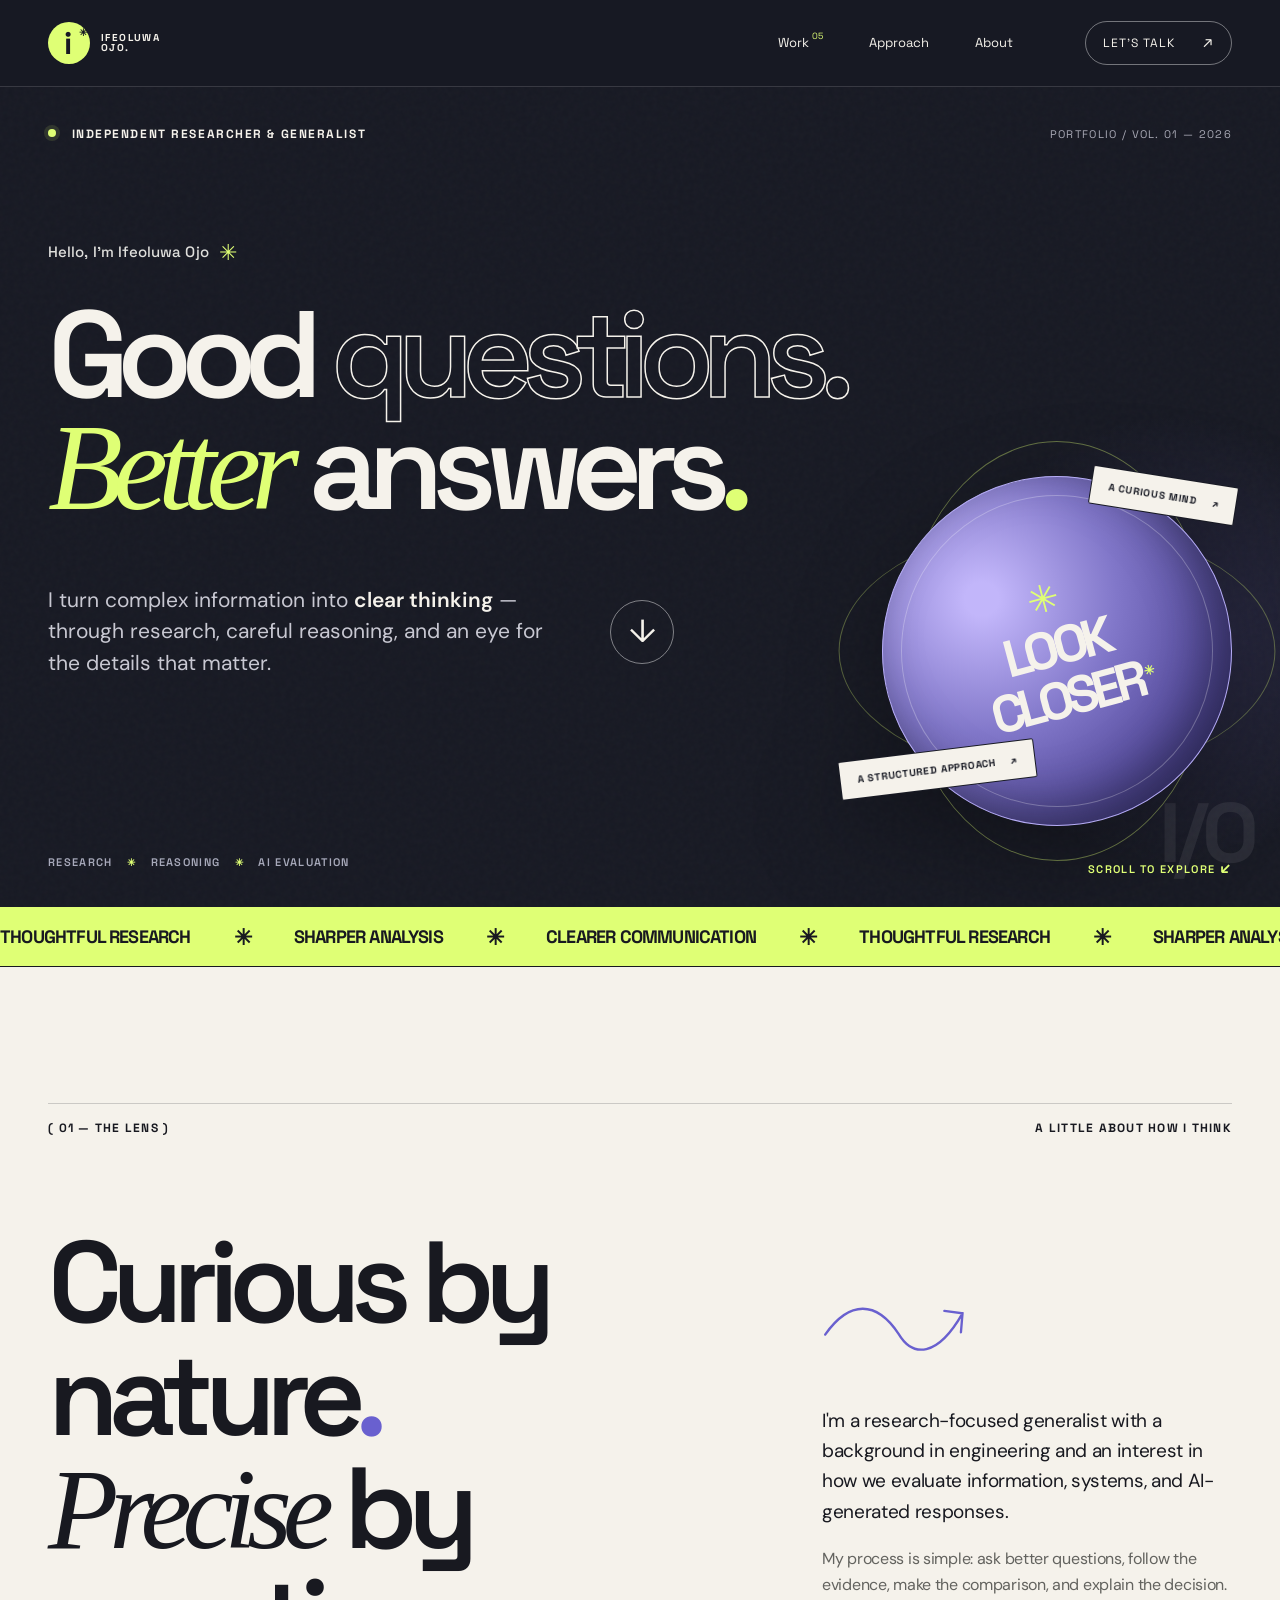
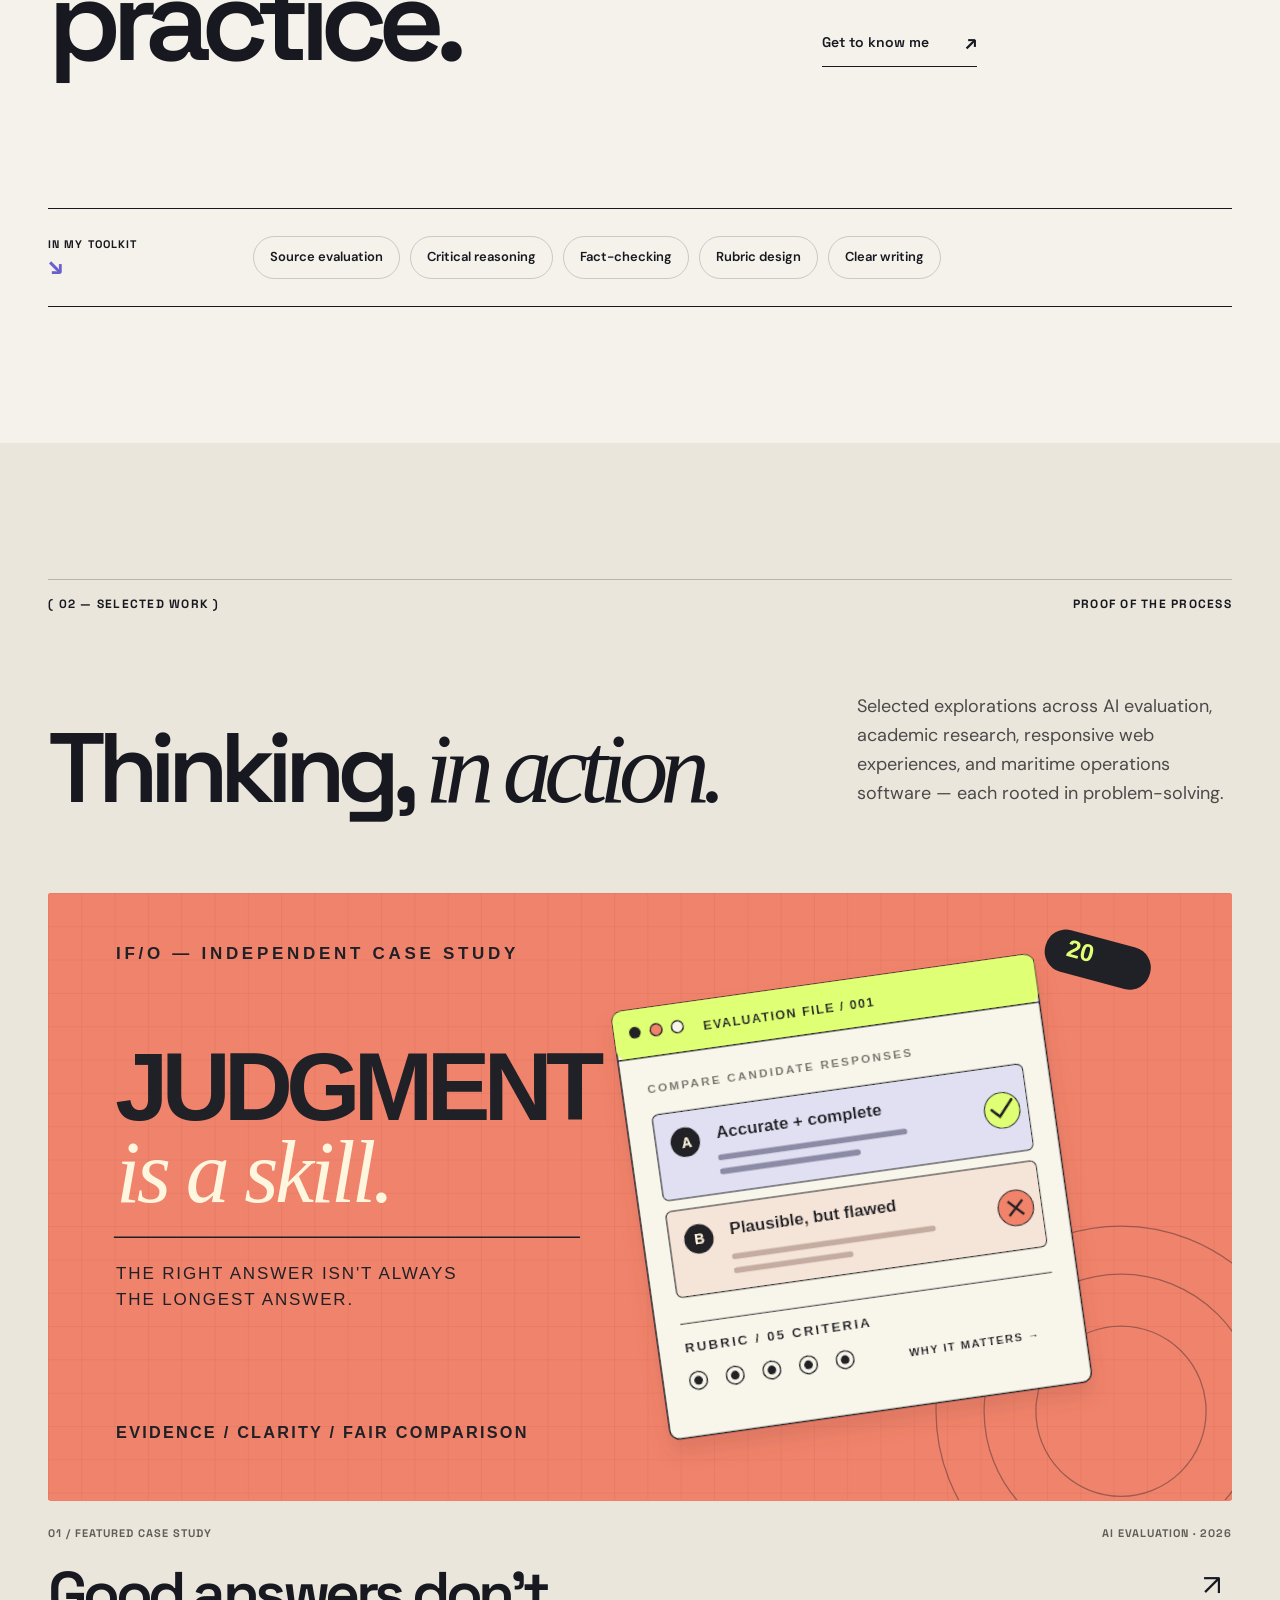
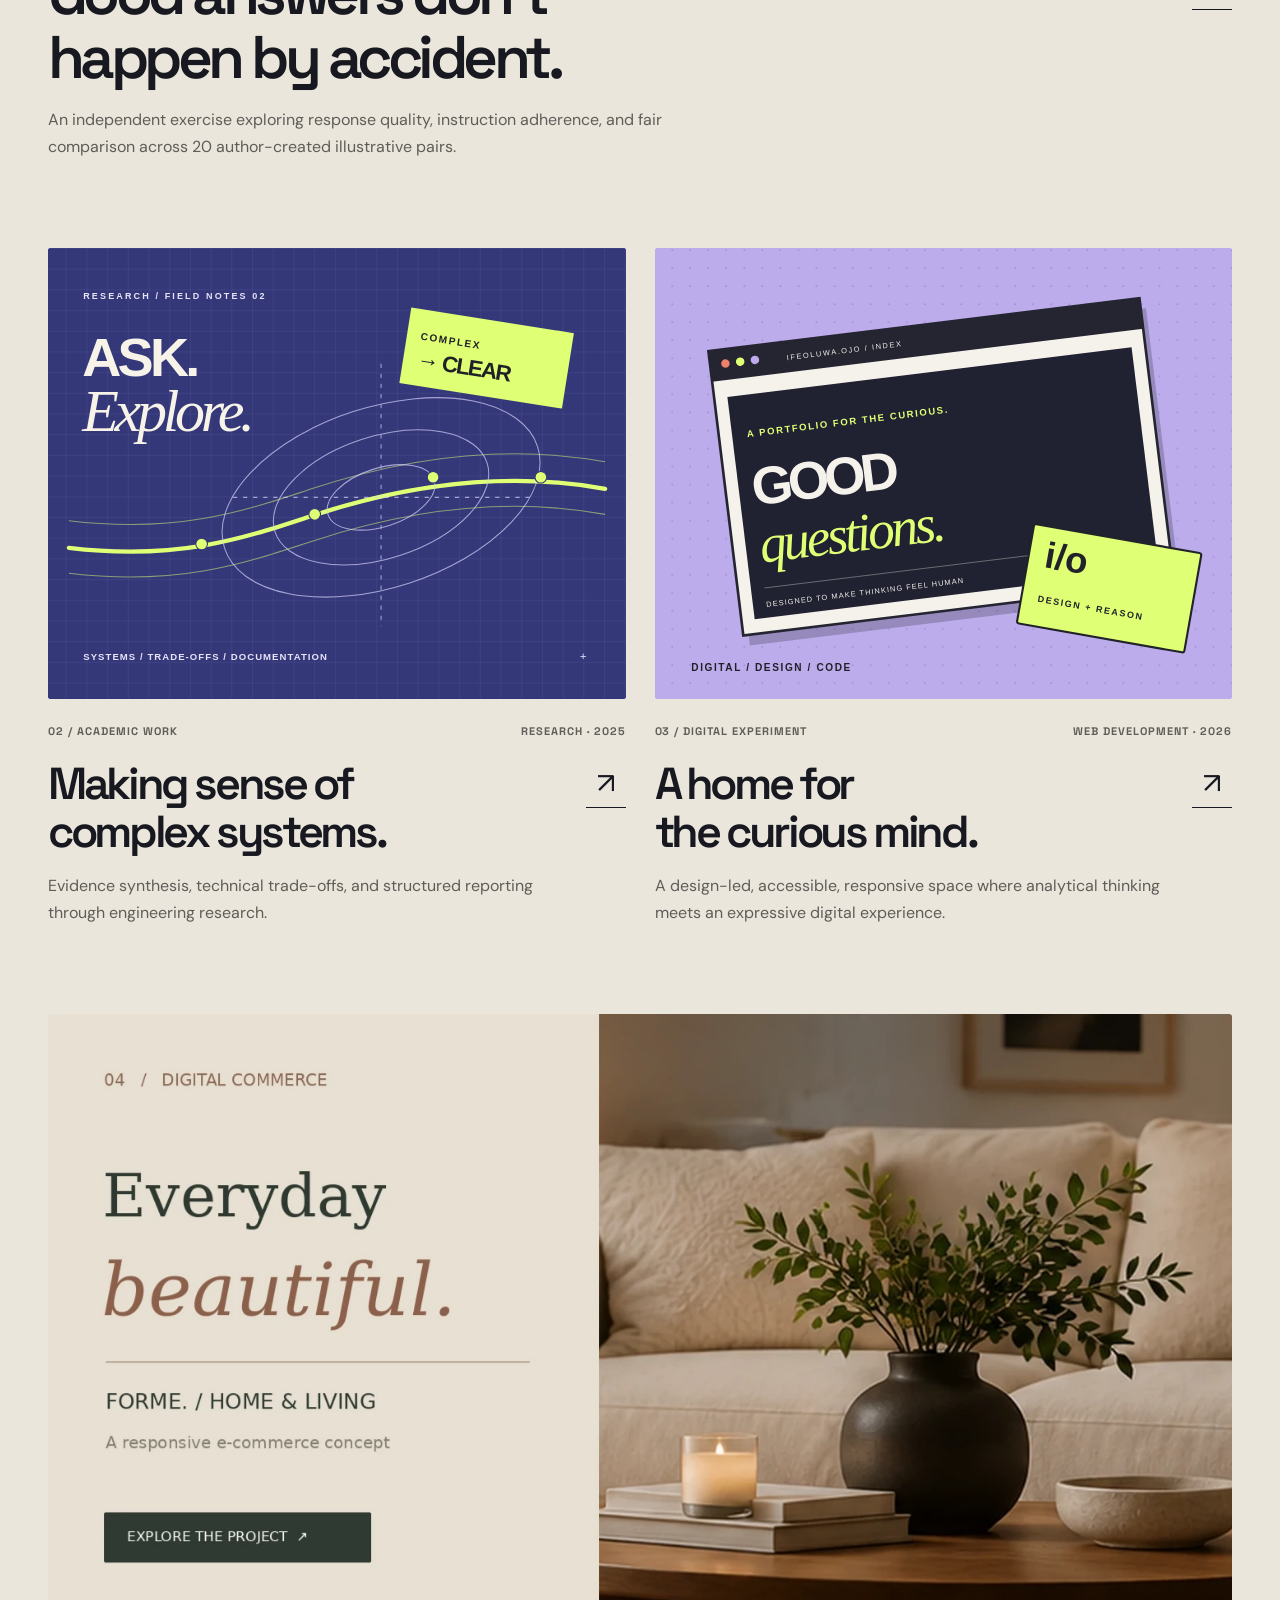
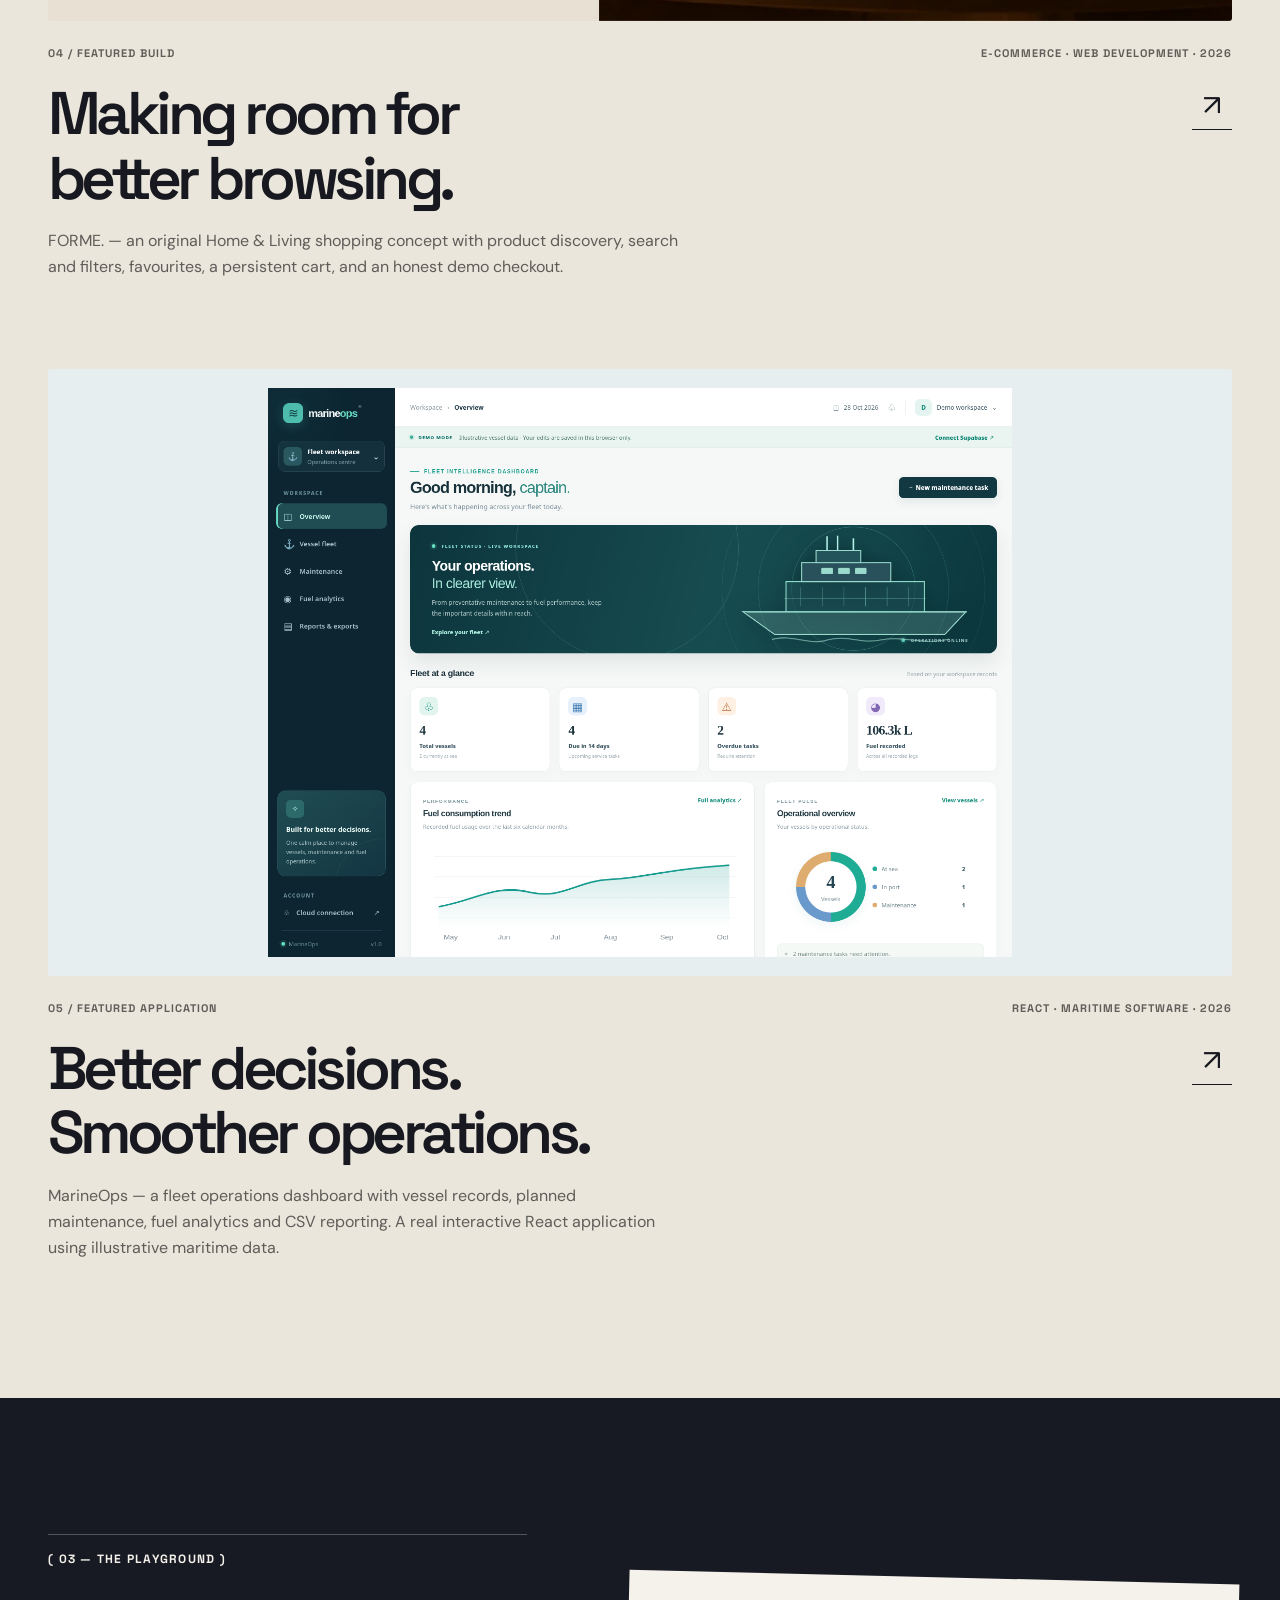
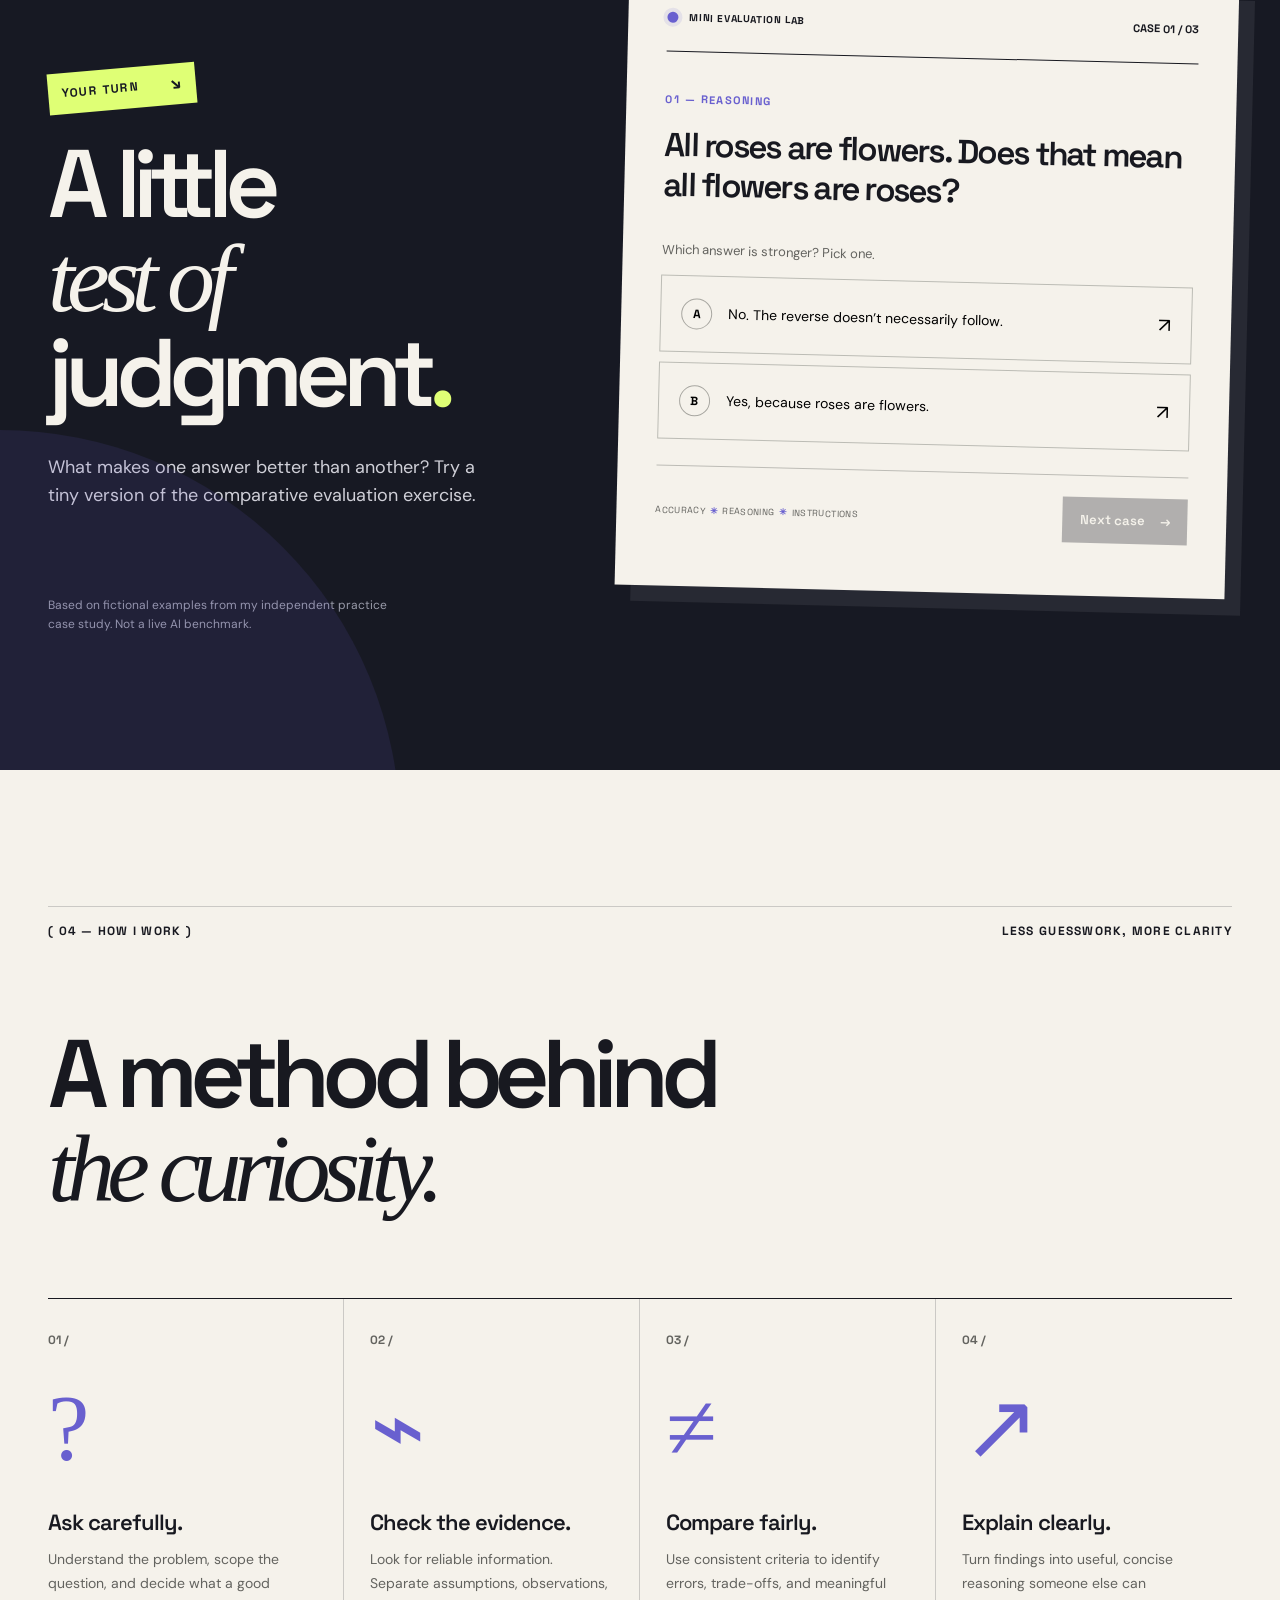
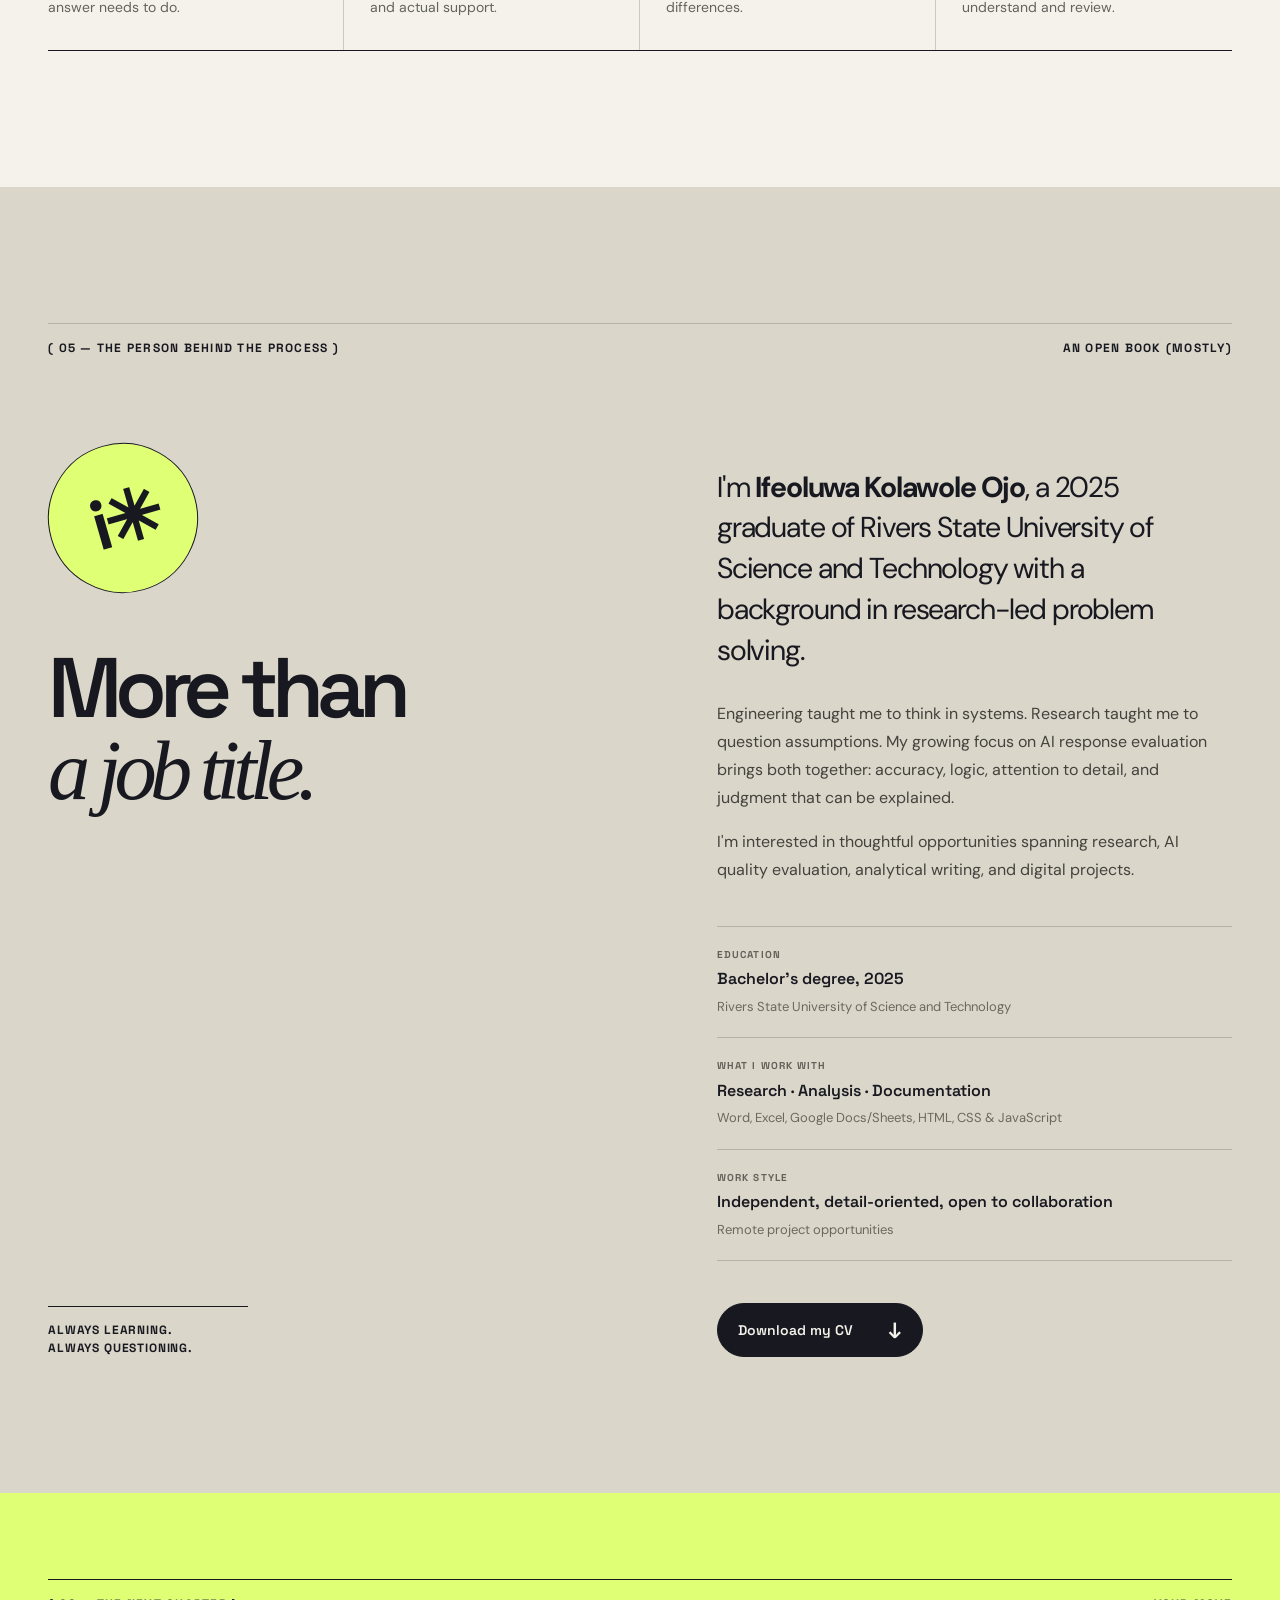
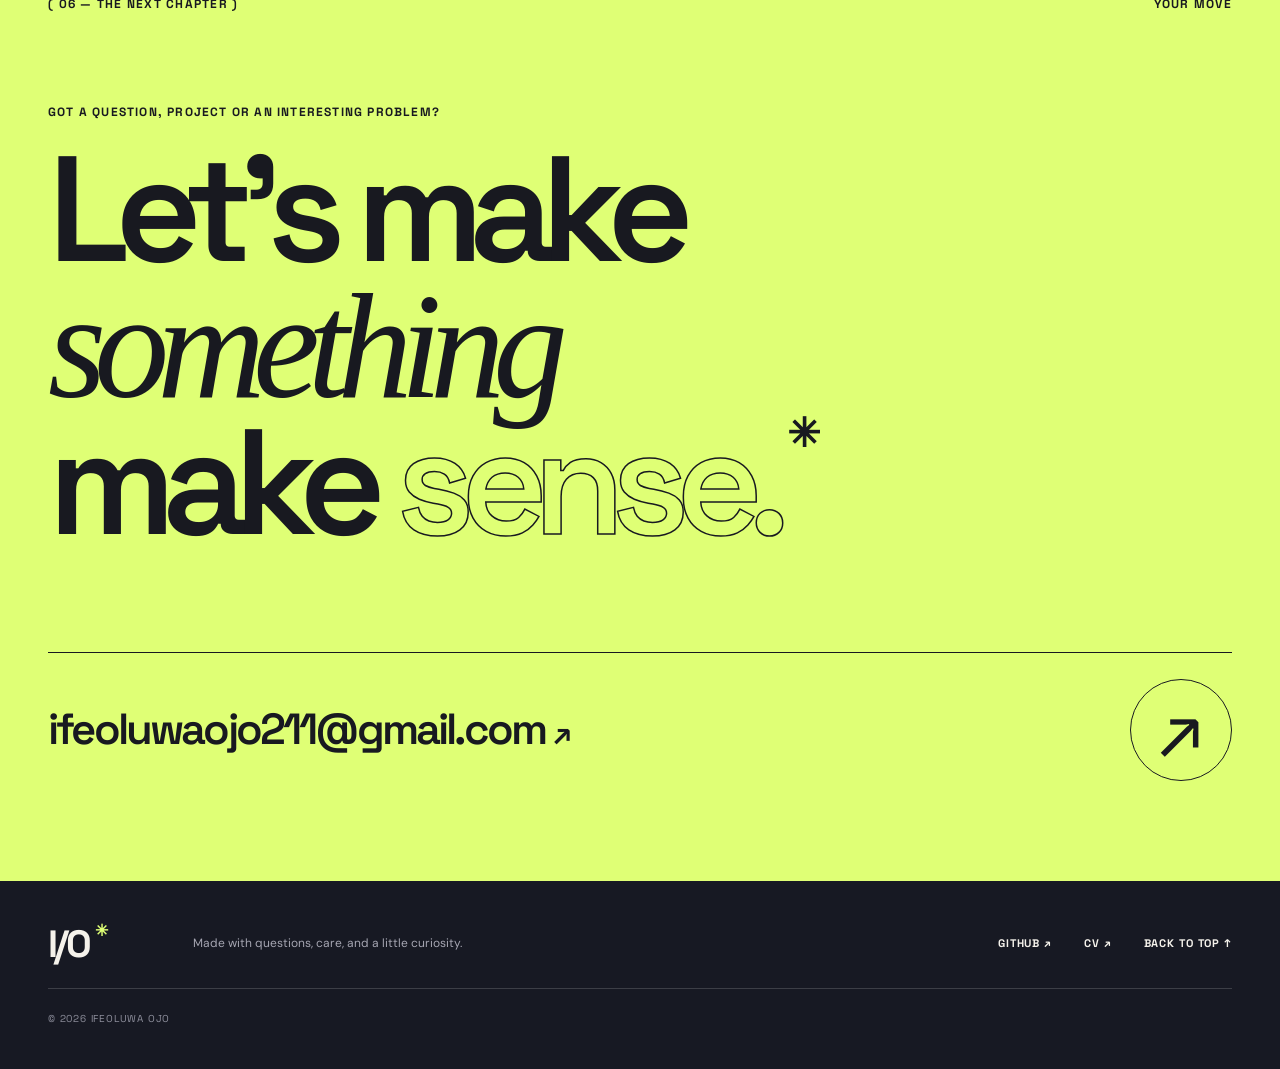
<file: index.html>
<!DOCTYPE html>

<html lang="en">
<head>
<meta charset="utf-8"/>
<meta content="width=device-width, initial-scale=1" name="viewport"/>
<meta content="#171923" name="theme-color"/>
<meta content="Ifeoluwa Ojo is a research-focused generalist exploring AI response evaluation, evidence-led thinking, clear communication, and digital experiences." name="description"/>
<meta content="Ifeoluwa Kolawole Ojo" name="author"/>
<meta content="website" property="og:type"/>
<meta content="Ifeoluwa Ojo — Research, Reasoning &amp; AI Evaluation" property="og:title"/>
<meta content="Good questions. Better answers. A research-led portfolio spanning AI response evaluation, analysis, and digital work." property="og:description"/>
<meta content="https://ifeoluwaojo-dev.github.io/github.io/assets/img/og-cover.png" property="og:image"/>
<meta content="https://ifeoluwaojo-dev.github.io/github.io/" property="og:url"/>
<meta content="light dark" name="color-scheme"/>
<link href="https://ifeoluwaojo-dev.github.io/github.io/" rel="canonical"/>
<link href="assets/img/favicon.svg" rel="icon" type="image/svg+xml"/>
<link href="assets/css/styles.css" rel="stylesheet"/>
<title>Ifeoluwa Ojo — Research, Reasoning &amp; AI Evaluation</title>
<script defer="" src="assets/js/main.js"></script>
</head>
<body class="page-home">
<a class="skip-link" href="#main">Skip to content</a>
<div aria-hidden="true" class="page-loader"><span class="loader-asterisk">✳</span></div>
<header class="site-header" id="site-header">
<div class="nav-shell wrap">
<a aria-label="Ifeoluwa Ojo, homepage" class="brand" href="#top"><span class="brand-icon">i<span>✳</span></span><span class="brand-name">IFEOLUWA<br/>OJO.</span></a>
<nav aria-label="Main navigation" class="desktop-nav">
<a href="#work">Work <sup>05</sup></a>
<a href="#approach">Approach</a>
<a href="#about">About</a>
</nav>
<a class="nav-contact" href="mailto:ifeoluwaojo211@gmail.com">LET'S TALK <span aria-hidden="true">↗</span></a>
<button aria-controls="mobile-menu" aria-expanded="false" aria-label="Open navigation" class="menu-toggle" type="button"><span></span><span></span></button>
</div>
<nav aria-label="Mobile navigation" class="mobile-menu" id="mobile-menu" inert="">
<a href="#work">01 / Selected work</a><a href="#approach">02 / The approach</a><a href="#about">03 / About me</a><a href="#contact">04 / Let's talk</a>
</nav>
</header>
<main id="main">
<section aria-labelledby="hero-title" class="hero" id="top">
<div aria-hidden="true" class="hero-grain"></div>
<div class="wrap hero-inner">
<div class="hero-topline reveal"><span class="eyebrow light"><span class="signal-dot"></span> INDEPENDENT RESEARCHER &amp; GENERALIST</span><span class="hero-edition">PORTFOLIO / VOL. 01 — 2026</span></div>
<div class="hero-copy">
<p class="hero-intro reveal">Hello, I'm Ifeoluwa Ojo <span aria-hidden="true" class="hello-mark">✳</span></p>
<h1 class="hero-title reveal" id="hero-title">Good <span class="outlined">questions.</span><br/><em>Better</em> answers<span class="title-fullstop">.</span></h1>
<div class="hero-subrow reveal"><p>I turn complex information into <strong>clear thinking</strong> — through research, careful reasoning, and an eye for the details that matter.</p><a aria-label="Scroll to selected work" class="round-link" href="#work"><span aria-hidden="true">↓</span></a></div>
</div>
<div aria-hidden="true" class="hero-object">
<div class="object-orbit orbit-one"></div><div class="object-orbit orbit-two"></div>
<div class="object-disc"><div class="object-core"><span class="object-core-star">✳</span><span class="object-core-copy">LOOK<br/>CLOSER<span class="micro-star">✳</span></span></div></div>
<div class="object-tag tag-top">A CURIOUS MIND <span>↗</span></div><div class="object-tag tag-bottom">A STRUCTURED APPROACH <span>↗</span></div>
</div>
<div class="hero-baseline reveal"><span>RESEARCH <i>✳</i> REASONING <i>✳</i> AI EVALUATION</span><span>SCROLL TO EXPLORE <span aria-hidden="true">↙</span></span></div>
</div>
<div aria-hidden="true" class="hero-corner">I/O</div>
</section>
<div aria-label="Specialties: thoughtful research, sharper analysis, clearer communication" class="ticker">
<div aria-hidden="true" class="ticker-track"><span>THOUGHTFUL RESEARCH</span><i>✳</i><span>SHARPER ANALYSIS</span><i>✳</i><span>CLEARER COMMUNICATION</span><i>✳</i><span>THOUGHTFUL RESEARCH</span><i>✳</i><span>SHARPER ANALYSIS</span><i>✳</i><span>CLEARER COMMUNICATION</span><i>✳</i></div>
</div>
<section aria-labelledby="intro-title" class="intro-section section-pad" id="approach">
<div class="wrap">
<div class="section-kicker reveal"><span>( 01 — THE LENS )</span><span>A LITTLE ABOUT HOW I THINK</span></div>
<div class="intro-grid">
<h2 class="section-display intro-title reveal" id="intro-title">Curious by<br/>nature<span class="highlight-swipe">.</span><br/><em>Precise</em> by<br/>practice.</h2>
<div class="intro-aside reveal"><div aria-hidden="true" class="line-doodle"><svg viewbox="0 0 190 110"><path d="M4 54C35 10 69 11 97 53c18 30 49 30 81-26M155 24l23 3-2 24" fill="none" stroke="currentColor" stroke-linecap="round" stroke-width="3"></path></svg></div><p>I'm a research-focused generalist with a background in engineering and an interest in how we evaluate information, systems, and AI-generated responses.</p><p>My process is simple: ask better questions, follow the evidence, make the comparison, and explain the decision.</p><a class="text-link" href="#about">Get to know me <span aria-hidden="true">↗</span></a></div>
</div>
<div aria-label="Areas of expertise" class="expertise-strip reveal"><span class="strip-title">IN MY TOOLKIT <span>↘</span></span><div class="expertise-items"><span>Source evaluation</span><span>Critical reasoning</span><span>Fact-checking</span><span>Rubric design</span><span>Clear writing</span></div></div>
</div>
</section>
<section aria-labelledby="work-title" class="work-section section-pad" id="work">
<div class="wrap">
<div class="section-kicker reveal"><span>( 02 — SELECTED WORK )</span><span>PROOF OF THE PROCESS</span></div>
<div class="work-header reveal"><h2 class="section-display" id="work-title">Thinking, <em>in action.</em></h2><p>Selected explorations across AI evaluation, academic research, responsive web experiences, and maritime operations software — each rooted in problem-solving.</p></div>
<div class="projects-grid">
<a aria-label="View AI Response Evaluation case study" class="project-card project-feature reveal" href="work/ai-response-evaluation.html">
<div class="project-media media-ai"><img alt="Abstract split-screen artwork comparing two candidate responses against an evaluation rubric" loading="lazy" src="assets/img/project-evaluation.svg"/><span aria-hidden="true" class="project-open">↗</span></div>
<div class="project-meta"><span class="project-number">01 / FEATURED CASE STUDY</span><span class="project-type">AI EVALUATION · 2026</span></div>
<div class="project-heading"><h3>Good answers don't<br/>happen by accident.</h3><span aria-hidden="true" class="project-arrow">↗</span></div><p class="project-description">An independent exercise exploring response quality, instruction adherence, and fair comparison across 20 author-created illustrative pairs.</p>
</a>
<a aria-label="View Research and Analysis case study" class="project-card project-half reveal" href="work/research-and-analysis.html">
<div class="project-media media-research"><img alt="Abstract blue engineering blueprint with concentric arcs, plotted points, and technical guide lines" loading="lazy" src="assets/img/project-research.svg"/><span aria-hidden="true" class="project-open">↗</span></div>
<div class="project-meta"><span class="project-number">02 / ACADEMIC WORK</span><span class="project-type">RESEARCH · 2025</span></div>
<div class="project-heading"><h3>Making sense of<br/>complex systems.</h3><span aria-hidden="true" class="project-arrow">↗</span></div><p class="project-description">Evidence synthesis, technical trade-offs, and structured reporting through engineering research.</p>
</a>
<a aria-label="View Portfolio Website case study" class="project-card project-half reveal" href="work/this-website.html">
<div class="project-media media-web"><img alt="Stylized layered website windows with large editorial typography and a lime-green accent star" loading="lazy" src="assets/img/project-portfolio.svg"/><span aria-hidden="true" class="project-open">↗</span></div>
<div class="project-meta"><span class="project-number">03 / DIGITAL EXPERIMENT</span><span class="project-type">WEB DEVELOPMENT · 2026</span></div>
<div class="project-heading"><h3>A home for<br/>the curious mind.</h3><span aria-hidden="true" class="project-arrow">↗</span></div><p class="project-description">A design-led, accessible, responsive space where analytical thinking meets an expressive digital experience.</p>
</a>
<a aria-label="View FORME Home and Living E-commerce case study" class="project-card project-feature reveal" href="work/forme-home-living.html"><div class="project-media media-forme"><img alt="Editorial homewares e-commerce project cover featuring a warm, neutral living room" loading="lazy" src="assets/img/project-forme.webp"/><span aria-hidden="true" class="project-open">↗</span></div><div class="project-meta"><span class="project-number">04 / FEATURED BUILD</span><span class="project-type">E-COMMERCE · WEB DEVELOPMENT · 2026</span></div><div class="project-heading"><h3>Making room for<br/>better browsing.</h3><span aria-hidden="true" class="project-arrow">↗</span></div><p class="project-description">FORME. — an original Home &amp; Living shopping concept with product discovery, search and filters, favourites, a persistent cart, and an honest demo checkout.</p></a><a aria-label="View MarineOps Fleet Management case study" class="project-card project-feature reveal" href="work/marineops-fleet-management.html">
<div class="project-media media-marineops"><img alt="MarineOps fleet management dashboard featuring vessel records, maintenance overview and fuel analytics" loading="lazy" src="assets/img/project-marineops.png"/><span aria-hidden="true" class="project-open">↗</span></div>
<div class="project-meta"><span class="project-number">05 / FEATURED APPLICATION</span><span class="project-type">REACT · MARITIME SOFTWARE · 2026</span></div>
<div class="project-heading"><h3>Better decisions.<br/>Smoother operations.</h3><span aria-hidden="true" class="project-arrow">↗</span></div>
<p class="project-description">MarineOps — a fleet operations dashboard with vessel records, planned maintenance, fuel analytics and CSV reporting. A real interactive React application using illustrative maritime data.</p>
</a></div>
</div>
</section>
<section aria-labelledby="lab-title" class="lab-section section-pad" id="lab">
<div class="wrap lab-layout">
<div class="lab-intro reveal"><div class="section-kicker section-kicker-light"><span>( 03 — THE PLAYGROUND )</span></div><span class="lab-sticker">YOUR TURN <span aria-hidden="true">↘</span></span><h2 class="section-display" id="lab-title">A little<br/><em>test of</em><br/>judgment<span class="dot-lime">.</span></h2><p>What makes one answer better than another? Try a tiny version of the comparative evaluation exercise.</p><span class="lab-footnote">Based on fictional examples from my independent practice case study. Not a live AI benchmark.</span></div>
<div class="quiz-card reveal" id="evaluation-demo">
<div class="quiz-head"><span class="quiz-badge"><span class="quiz-pulse"></span> MINI EVALUATION LAB</span><span class="quiz-progress" id="quiz-progress">CASE 01 / 03</span></div>
<div class="quiz-rule"></div><p class="quiz-eyebrow" id="quiz-category">01 — REASONING</p><h3 class="quiz-prompt" id="quiz-prompt">All roses are flowers. Does that mean all flowers are roses?</h3>
<p class="quiz-instruction">Which answer is stronger? Pick one.</p>
<div class="quiz-answers"><button class="answer-option" data-option="A" type="button"><span class="answer-letter">A</span><span class="answer-copy" id="answer-a">No. The reverse doesn't necessarily follow.</span><span aria-hidden="true" class="answer-select">↗</span></button><button class="answer-option" data-option="B" type="button"><span class="answer-letter">B</span><span class="answer-copy" id="answer-b">Yes, because roses are flowers.</span><span aria-hidden="true" class="answer-select">↗</span></button></div>
<div aria-live="polite" class="quiz-feedback" id="quiz-feedback" role="status"></div>
<div class="quiz-footer"><span>ACCURACY <b>✳</b> REASONING <b>✳</b> INSTRUCTIONS</span><button class="quiz-next" disabled="" id="quiz-next" type="button">Next case <span aria-hidden="true">→</span></button></div>
</div>
</div>
</section>
<section aria-labelledby="method-title" class="method-section section-pad" id="method"><div class="wrap"><div class="section-kicker reveal"><span>( 04 — HOW I WORK )</span><span>LESS GUESSWORK, MORE CLARITY</span></div><h2 class="section-display method-title reveal" id="method-title">A method behind<br/><em>the curiosity.</em></h2><div class="method-grid"><article class="method-card reveal"><span class="method-index">01 /</span><div aria-hidden="true" class="method-symbol">?</div><h3>Ask carefully.</h3><p>Understand the problem, scope the question, and decide what a good answer needs to do.</p></article><article class="method-card reveal"><span class="method-index">02 /</span><div aria-hidden="true" class="method-symbol">⌁</div><h3>Check the evidence.</h3><p>Look for reliable information. Separate assumptions, observations, and actual support.</p></article><article class="method-card reveal"><span class="method-index">03 /</span><div aria-hidden="true" class="method-symbol">≠</div><h3>Compare fairly.</h3><p>Use consistent criteria to identify errors, trade-offs, and meaningful differences.</p></article><article class="method-card reveal"><span class="method-index">04 /</span><div aria-hidden="true" class="method-symbol">↗</div><h3>Explain clearly.</h3><p>Turn findings into useful, concise reasoning someone else can understand and review.</p></article></div></div></section>
<section aria-labelledby="about-title" class="about-section section-pad" id="about"><div class="wrap"><div class="section-kicker reveal"><span>( 05 — THE PERSON BEHIND THE PROCESS )</span><span>AN OPEN BOOK (MOSTLY)</span></div><div class="about-grid"><div class="about-title-wrap reveal"><div aria-hidden="true" class="about-mark"><span>i✳</span></div><h2 class="section-display" id="about-title">More than<br/><em>a job title.</em></h2><span class="about-side-note">ALWAYS LEARNING.<br/>ALWAYS QUESTIONING.</span></div><div class="about-content reveal"><p class="about-lead">I'm <strong>Ifeoluwa Kolawole Ojo</strong>, a 2025 graduate of Rivers State University of Science and Technology with a background in research-led problem solving.</p><p>Engineering taught me to think in systems. Research taught me to question assumptions. My growing focus on AI response evaluation brings both together: accuracy, logic, attention to detail, and judgment that can be explained.</p><p>I'm interested in thoughtful opportunities spanning research, AI quality evaluation, analytical writing, and digital projects.</p><div class="about-facts"><div><span>EDUCATION</span><strong>Bachelor's degree, 2025</strong><small>Rivers State University of Science and Technology</small></div><div><span>WHAT I WORK WITH</span><strong>Research · Analysis · Documentation</strong><small>Word, Excel, Google Docs/Sheets, HTML, CSS &amp; JavaScript</small></div><div><span>WORK STYLE</span><strong>Independent, detail-oriented, open to collaboration</strong><small>Remote project opportunities</small></div></div><a class="pill-link pill-link-dark" download="" href="assets/docs/Ifeoluwa_Ojo_Generalist_CV.pdf">Download my CV <span aria-hidden="true">↓</span></a></div></div></div></section>
<section aria-labelledby="contact-title" class="contact-section" id="contact"><div class="wrap contact-wrap"><div class="section-kicker reveal"><span>( 06 — THE NEXT CHAPTER )</span><span>YOUR MOVE</span></div><p class="contact-kicker reveal">GOT A QUESTION, PROJECT OR AN INTERESTING PROBLEM?</p><h2 class="contact-title reveal" id="contact-title">Let's make<br/><em>something</em><br/>make <span>sense.</span><sup>✳</sup></h2><div class="contact-bottom reveal"><a class="contact-email" href="mailto:ifeoluwaojo211@gmail.com">ifeoluwaojo211@gmail.com <span aria-hidden="true">↗</span></a><a aria-label="Send me an email" class="contact-arrow" href="mailto:ifeoluwaojo211@gmail.com">↗</a></div></div></section>
</main>
<footer class="site-footer"><div class="wrap footer-inner"><a class="footer-brand" href="#top">I/O <span>✳</span></a><p>Made with questions, care, and a little curiosity.</p><div class="footer-links"><a href="https://github.com/ifeoluwaojo-dev" rel="noopener noreferrer" target="_blank">GITHUB ↗</a><a href="assets/docs/Ifeoluwa_Ojo_Generalist_CV.pdf" rel="noopener noreferrer" target="_blank">CV ↗</a><a href="#top">BACK TO TOP ↑</a></div><span class="footer-year">© <span data-year="">2026</span> IFEOLUWA OJO</span></div></footer>
</body>
</html>
</file>
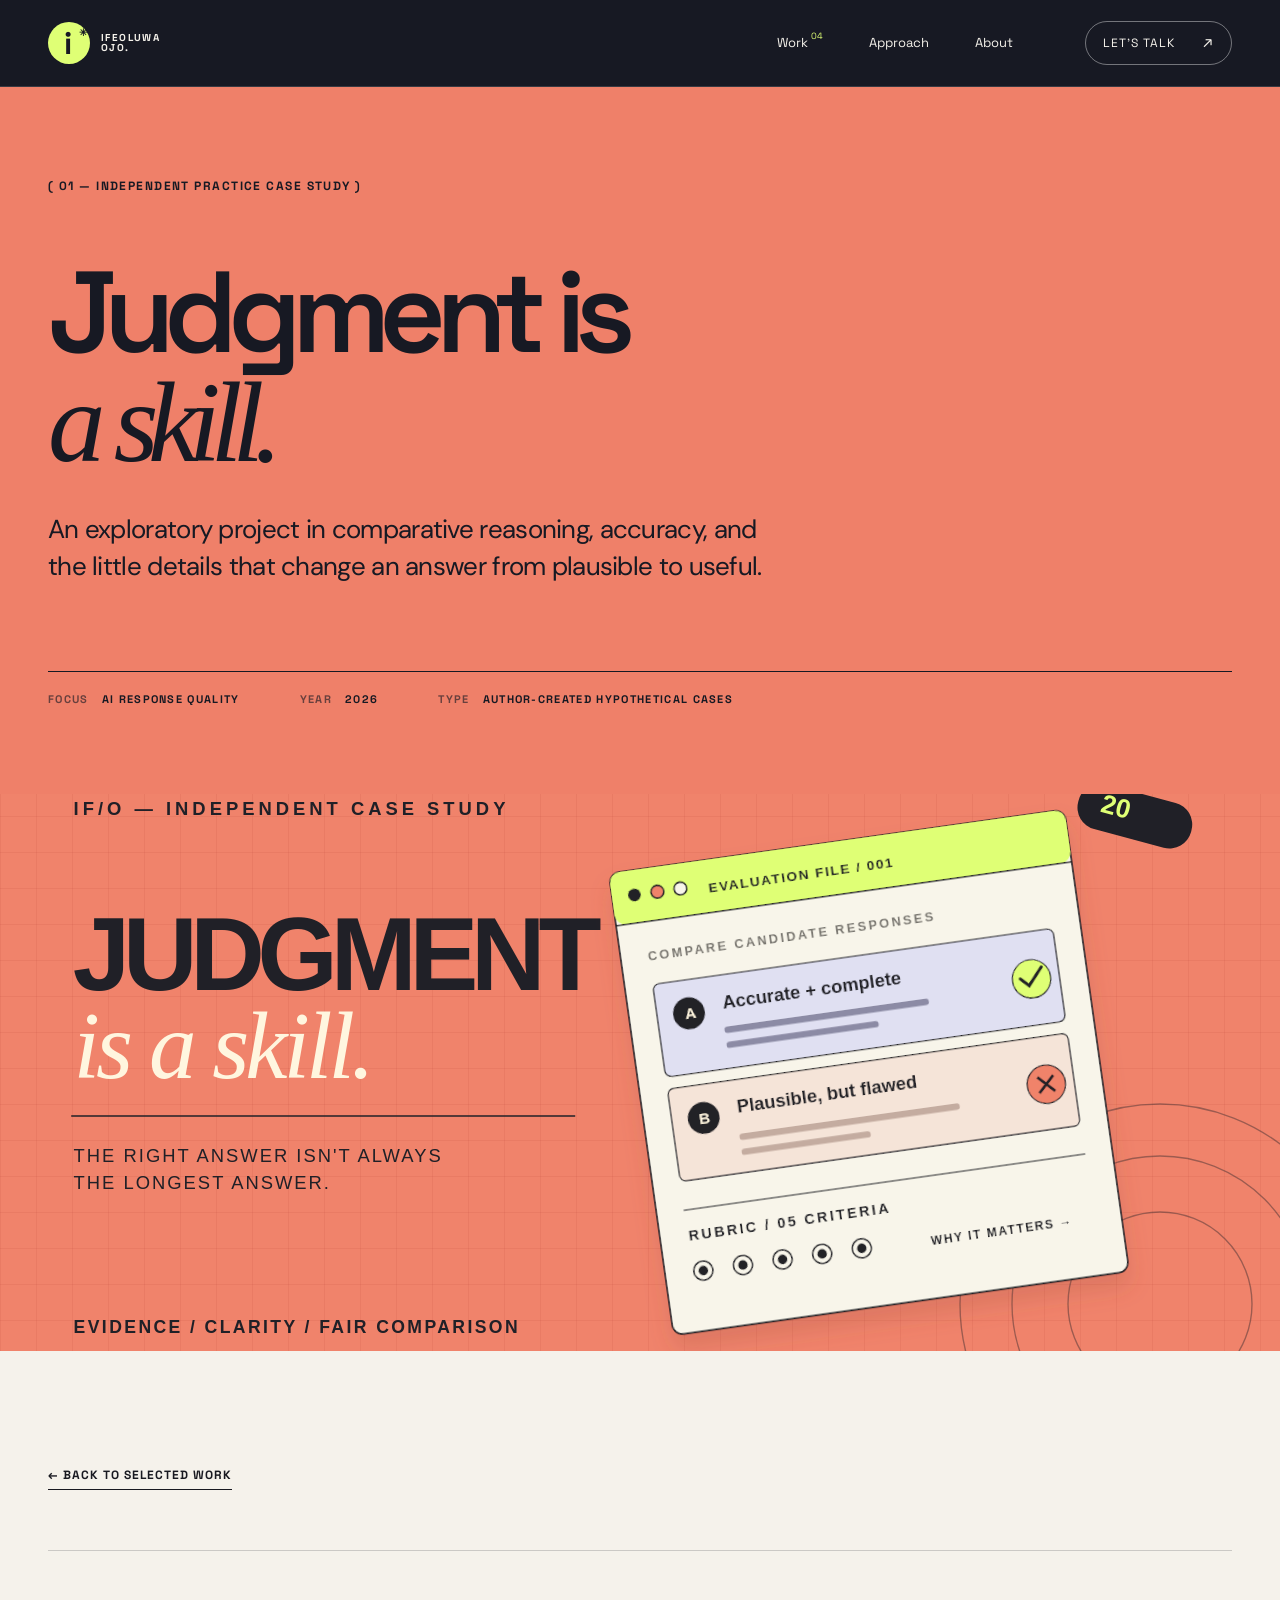
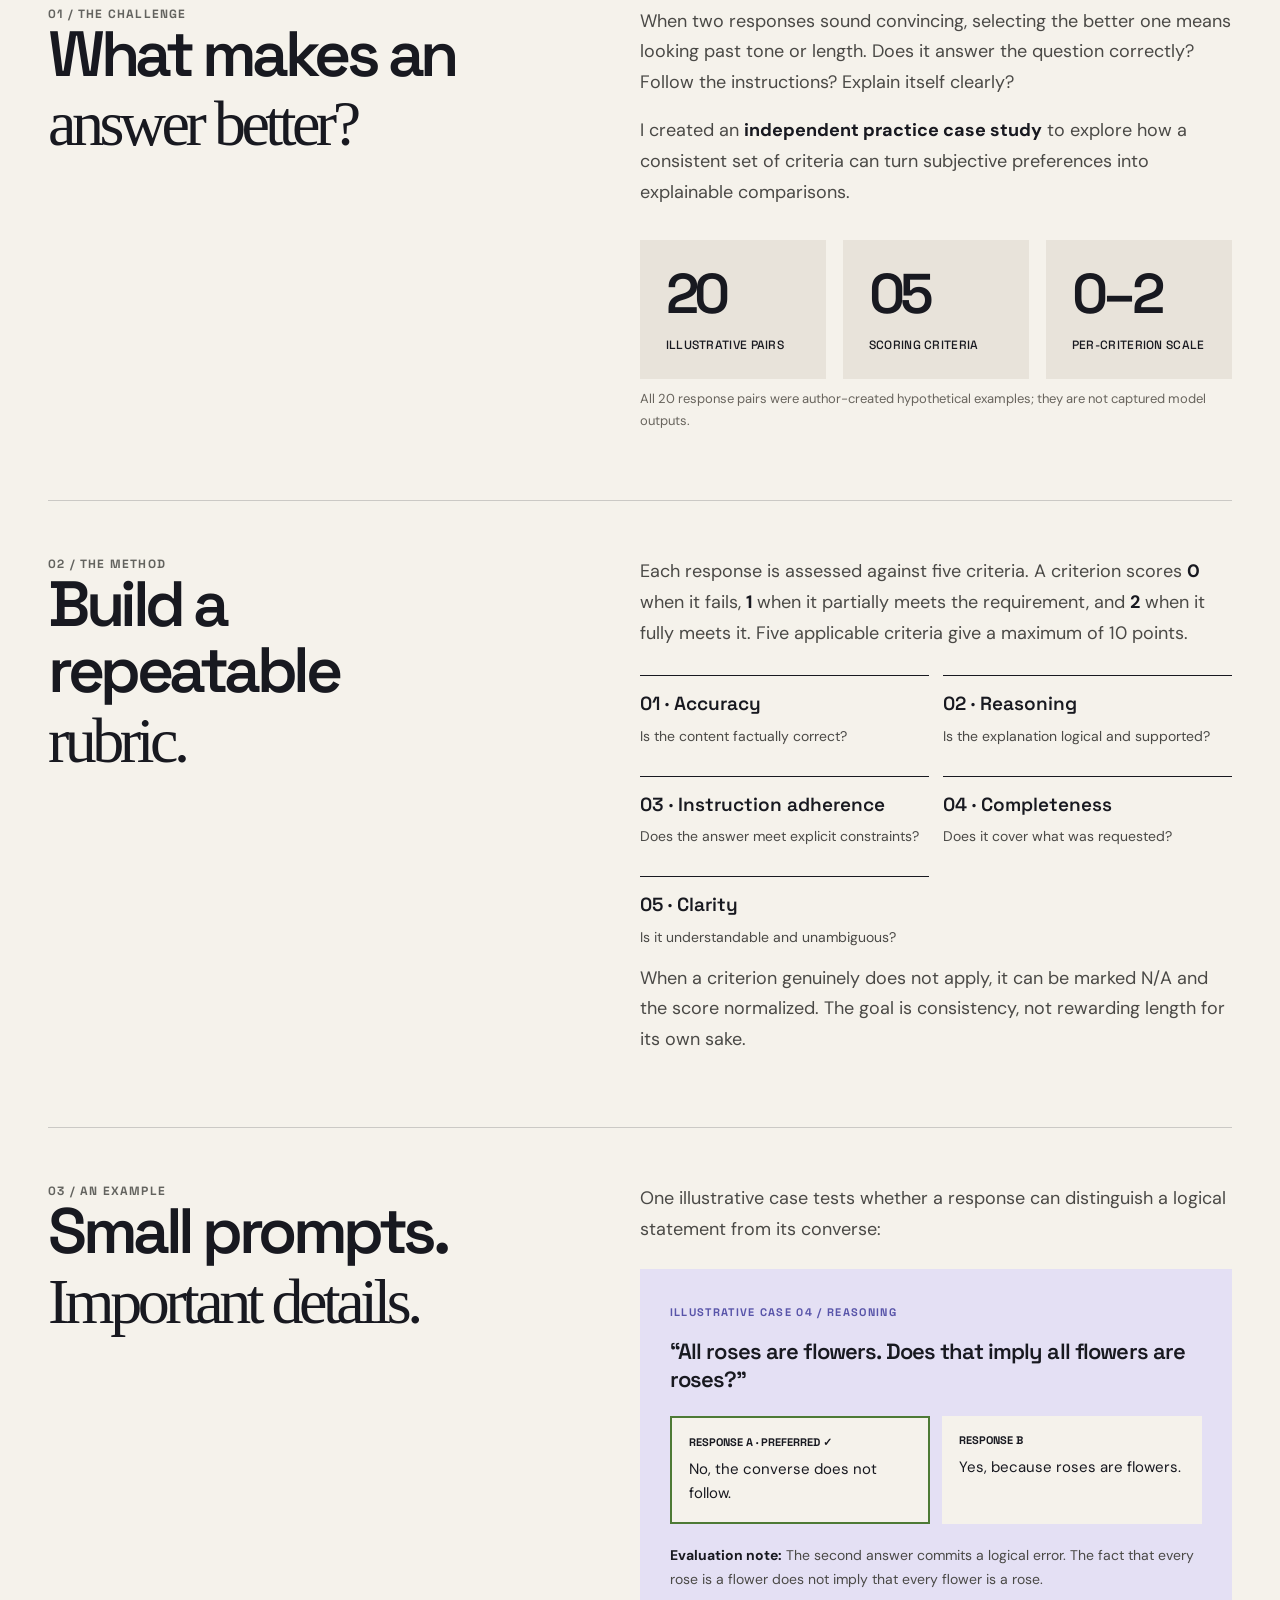
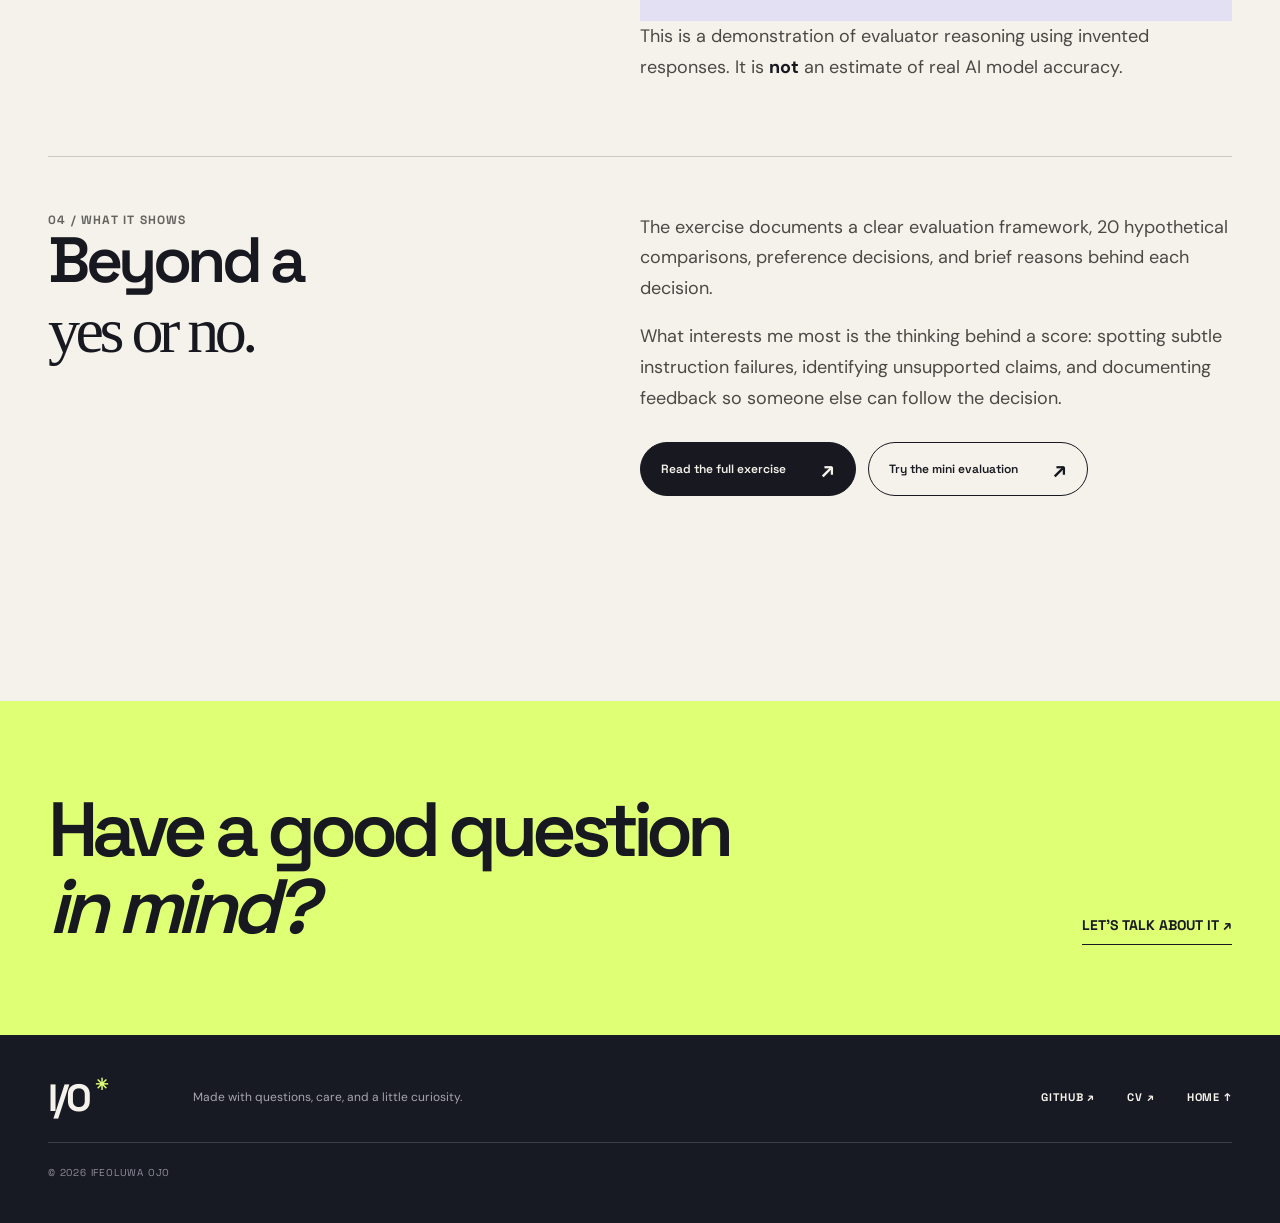
<file: work/ai-response-evaluation.html>
<!doctype html><html lang="en"><head><meta charset="utf-8"><meta name="viewport" content="width=device-width, initial-scale=1"><meta name="theme-color" content="#171923"><meta name="description" content="An independently authored AI-response evaluation exercise with 20 hypothetical paired cases and a five-criterion rubric."><meta property="og:type" content="article"><meta property="og:title" content="AI Response Evaluation — Ifeoluwa Ojo"><meta property="og:description" content="An independently authored AI-response evaluation exercise with 20 hypothetical paired cases and a five-criterion rubric."><meta property="og:image" content="https://ifeoluwaojo-dev.github.io/github.io/assets/img/og-cover.png"><link rel="icon" type="image/svg+xml" href="../assets/img/favicon.svg"><link rel="stylesheet" href="../assets/css/styles.css"><title>AI Response Evaluation — Ifeoluwa Ojo</title><script defer src="../assets/js/main.js"></script></head><body class="page-case"><a class="skip-link" href="#main">Skip to content</a>
<header class="site-header"><div class="nav-shell wrap"><a class="brand" href="../index.html" aria-label="Ifeoluwa Ojo homepage"><span class="brand-icon">i<span>✳</span></span><span class="brand-name">IFEOLUWA<br>OJO.</span></a><nav class="desktop-nav" aria-label="Main navigation"><a href="../index.html#work">Work <sup>04</sup></a><a href="../index.html#approach">Approach</a><a href="../index.html#about">About</a></nav><a class="nav-contact" href="mailto:ifeoluwaojo211@gmail.com">LET'S TALK <span aria-hidden="true">↗</span></a><button class="menu-toggle" type="button" aria-controls="mobile-menu" aria-expanded="false" aria-label="Open navigation"><span></span><span></span></button></div><nav class="mobile-menu" id="mobile-menu" aria-label="Mobile navigation" inert><a href="../index.html#work">01 / Selected work</a><a href="../index.html#approach">02 / The approach</a><a href="../index.html#about">03 / About me</a><a href="../index.html#contact">04 / Let's talk</a></nav></header><main id="main"><section class="case-hero case-hero-ai"><div class="wrap"><span class="case-overline">( 01 — INDEPENDENT PRACTICE CASE STUDY )</span><h1>Judgment is<br><em>a skill.</em></h1><p>An exploratory project in comparative reasoning, accuracy, and the little details that change an answer from plausible to useful.</p><div class="case-hero-meta"><span><b>FOCUS</b> AI RESPONSE QUALITY</span><span><b>YEAR</b> 2026</span><span><b>TYPE</b> AUTHOR-CREATED HYPOTHETICAL CASES</span></div></div></section><div class="case-banner"><img src="../assets/img/project-evaluation.svg" alt="Creative editorial artwork representing An independently authored AI-response evaluation exercise with 20 hypothetical paired cases and a five-criteri"></div><div class="case-body"><div class="wrap"><a class="case-back" href="../index.html#work">← BACK TO SELECTED WORK</a><section class="case-section reveal"><div><div class="case-label">01 / THE CHALLENGE</div><h2>What makes an<br><em>answer better?</em></h2></div><div class="case-text"><p>When two responses sound convincing, selecting the better one means looking past tone or length. Does it answer the question correctly? Follow the instructions? Explain itself clearly?</p><p>I created an <strong>independent practice case study</strong> to explore how a consistent set of criteria can turn subjective preferences into explainable comparisons.</p><div class="metric-grid"><div class="metric"><strong>20</strong><span>ILLUSTRATIVE PAIRS</span></div><div class="metric"><strong>05</strong><span>SCORING CRITERIA</span></div><div class="metric"><strong>0–2</strong><span>PER-CRITERION SCALE</span></div></div><p class="case-caption">All 20 response pairs were author-created hypothetical examples; they are not captured model outputs.</p></div></section><section class="case-section reveal"><div><div class="case-label">02 / THE METHOD</div><h2>Build a repeatable<br><em>rubric.</em></h2></div><div class="case-text"><p>Each response is assessed against five criteria. A criterion scores <strong>0</strong> when it fails, <strong>1</strong> when it partially meets the requirement, and <strong>2</strong> when it fully meets it. Five applicable criteria give a maximum of 10 points.</p><div class="case-rubric"><div><strong>01 · Accuracy</strong><p>Is the content factually correct?</p></div><div><strong>02 · Reasoning</strong><p>Is the explanation logical and supported?</p></div><div><strong>03 · Instruction adherence</strong><p>Does the answer meet explicit constraints?</p></div><div><strong>04 · Completeness</strong><p>Does it cover what was requested?</p></div><div><strong>05 · Clarity</strong><p>Is it understandable and unambiguous?</p></div></div><p>When a criterion genuinely does not apply, it can be marked N/A and the score normalized. The goal is consistency, not rewarding length for its own sake.</p></div></section><section class="case-section reveal"><div><div class="case-label">03 / AN EXAMPLE</div><h2>Small prompts.<br><em>Important details.</em></h2></div><div class="case-text"><p>One illustrative case tests whether a response can distinguish a logical statement from its converse:</p><div class="case-example"><span class="example-kicker">ILLUSTRATIVE CASE 04 / REASONING</span><strong>“All roses are flowers. Does that imply all flowers are roses?”</strong><div class="case-example-grid"><div class="answer-preferred"><small>RESPONSE A · PREFERRED ✓</small>No, the converse does not follow.</div><div><small>RESPONSE B</small>Yes, because roses are flowers.</div></div><p><strong>Evaluation note:</strong> The second answer commits a logical error. The fact that every rose is a flower does not imply that every flower is a rose.</p></div><p>This is a demonstration of evaluator reasoning using invented responses. It is <strong>not</strong> an estimate of real AI model accuracy.</p></div></section><section class="case-section reveal"><div><div class="case-label">04 / WHAT IT SHOWS</div><h2>Beyond a<br><em>yes or no.</em></h2></div><div class="case-text"><p>The exercise documents a clear evaluation framework, 20 hypothetical comparisons, preference decisions, and brief reasons behind each decision.</p><p>What interests me most is the thinking behind a score: spotting subtle instruction failures, identifying unsupported claims, and documenting feedback so someone else can follow the decision.</p><div class="case-actions"><a class="pill-link pill-link-dark" href="../assets/docs/AI_Response_Evaluation_Portfolio.pdf" target="_blank" rel="noopener noreferrer">Read the full exercise <span aria-hidden="true">↗</span></a><a class="pill-link" href="../index.html#lab">Try the mini evaluation <span aria-hidden="true">↗</span></a></div></div></section></div></div></main><section class="case-cta"><div class="wrap case-cta-inner"><h2>Have a good question<br><em>in mind?</em></h2><a href="mailto:ifeoluwaojo211@gmail.com">LET'S TALK ABOUT IT ↗</a></div></section><footer class="site-footer"><div class="wrap footer-inner"><a class="footer-brand" href="../index.html">I/O <span>✳</span></a><p>Made with questions, care, and a little curiosity.</p><div class="footer-links"><a href="https://github.com/ifeoluwaojo-dev" target="_blank" rel="noopener noreferrer">GITHUB ↗</a><a href="../assets/docs/Ifeoluwa_Ojo_Generalist_CV.pdf" target="_blank" rel="noopener noreferrer">CV ↗</a><a href="../index.html">HOME ↑</a></div><span class="footer-year">© <span data-year>2026</span> IFEOLUWA OJO</span></div></footer></body></html>
</file>
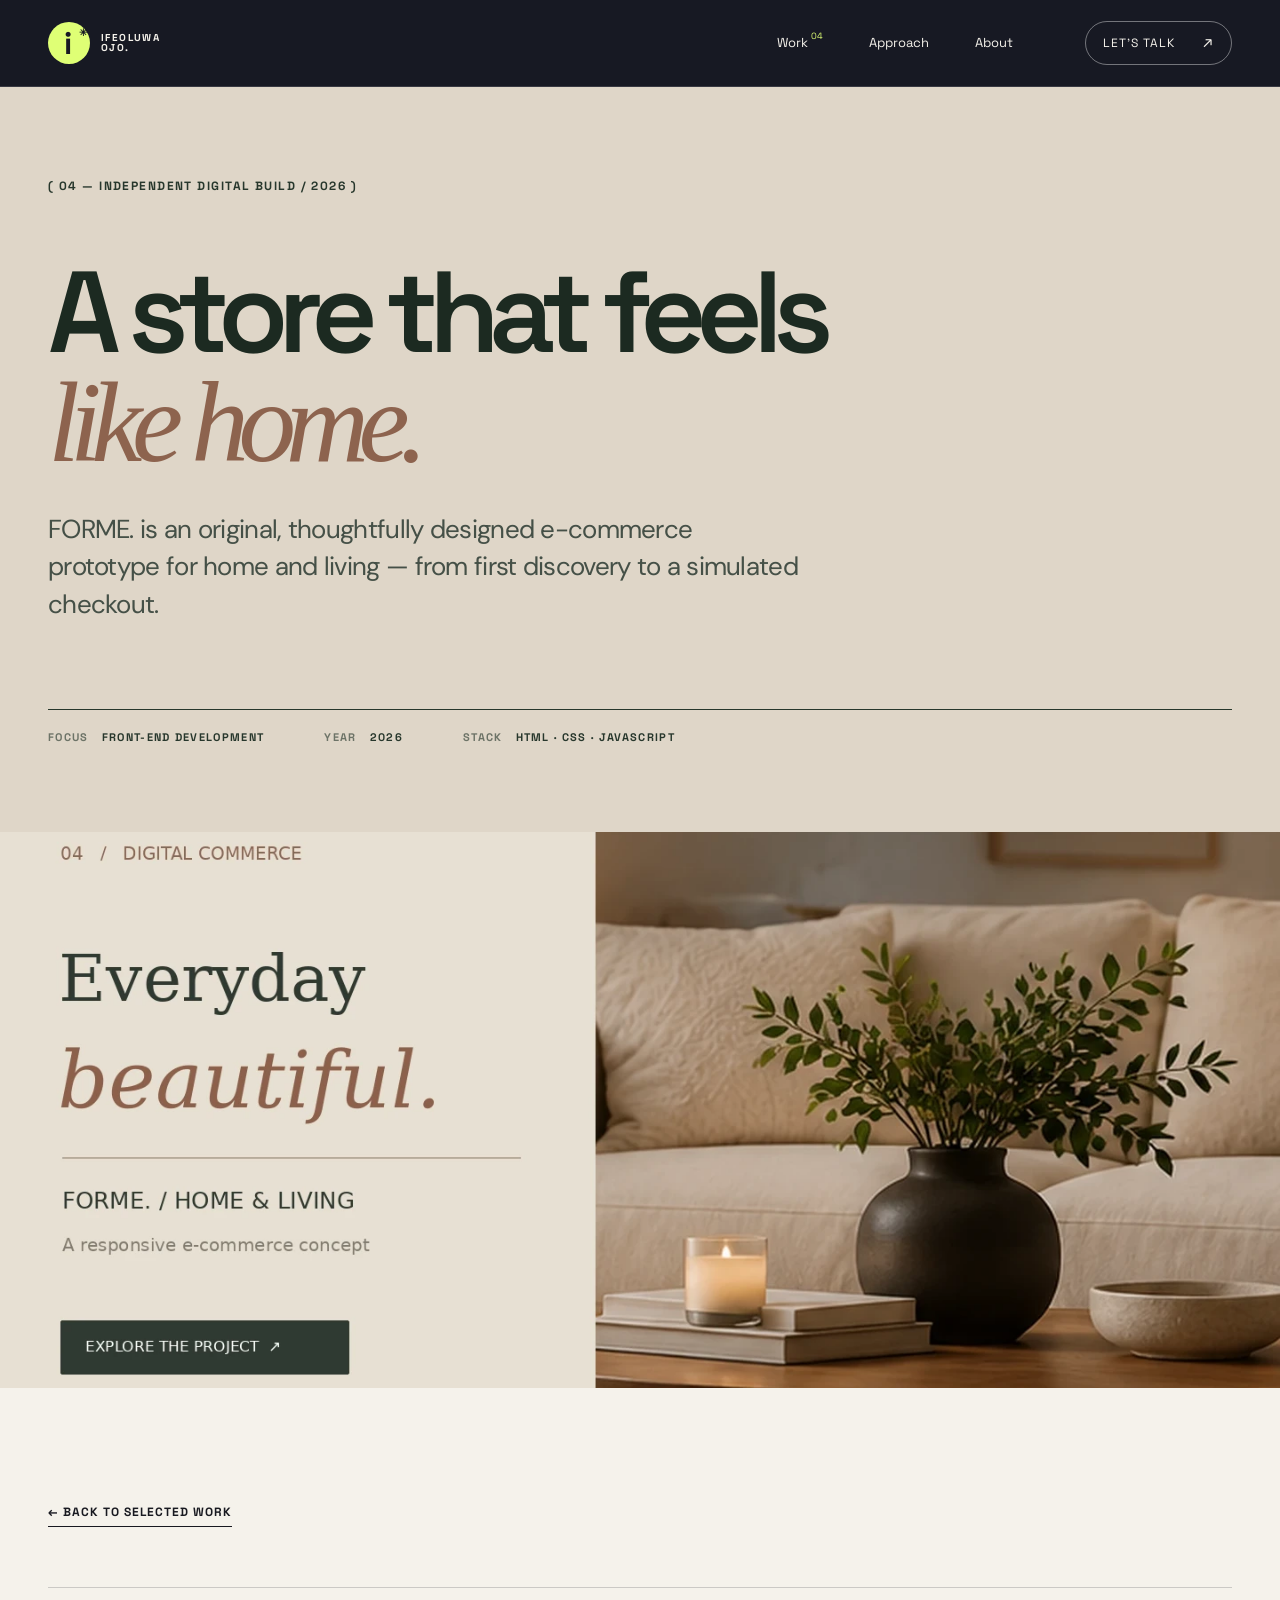
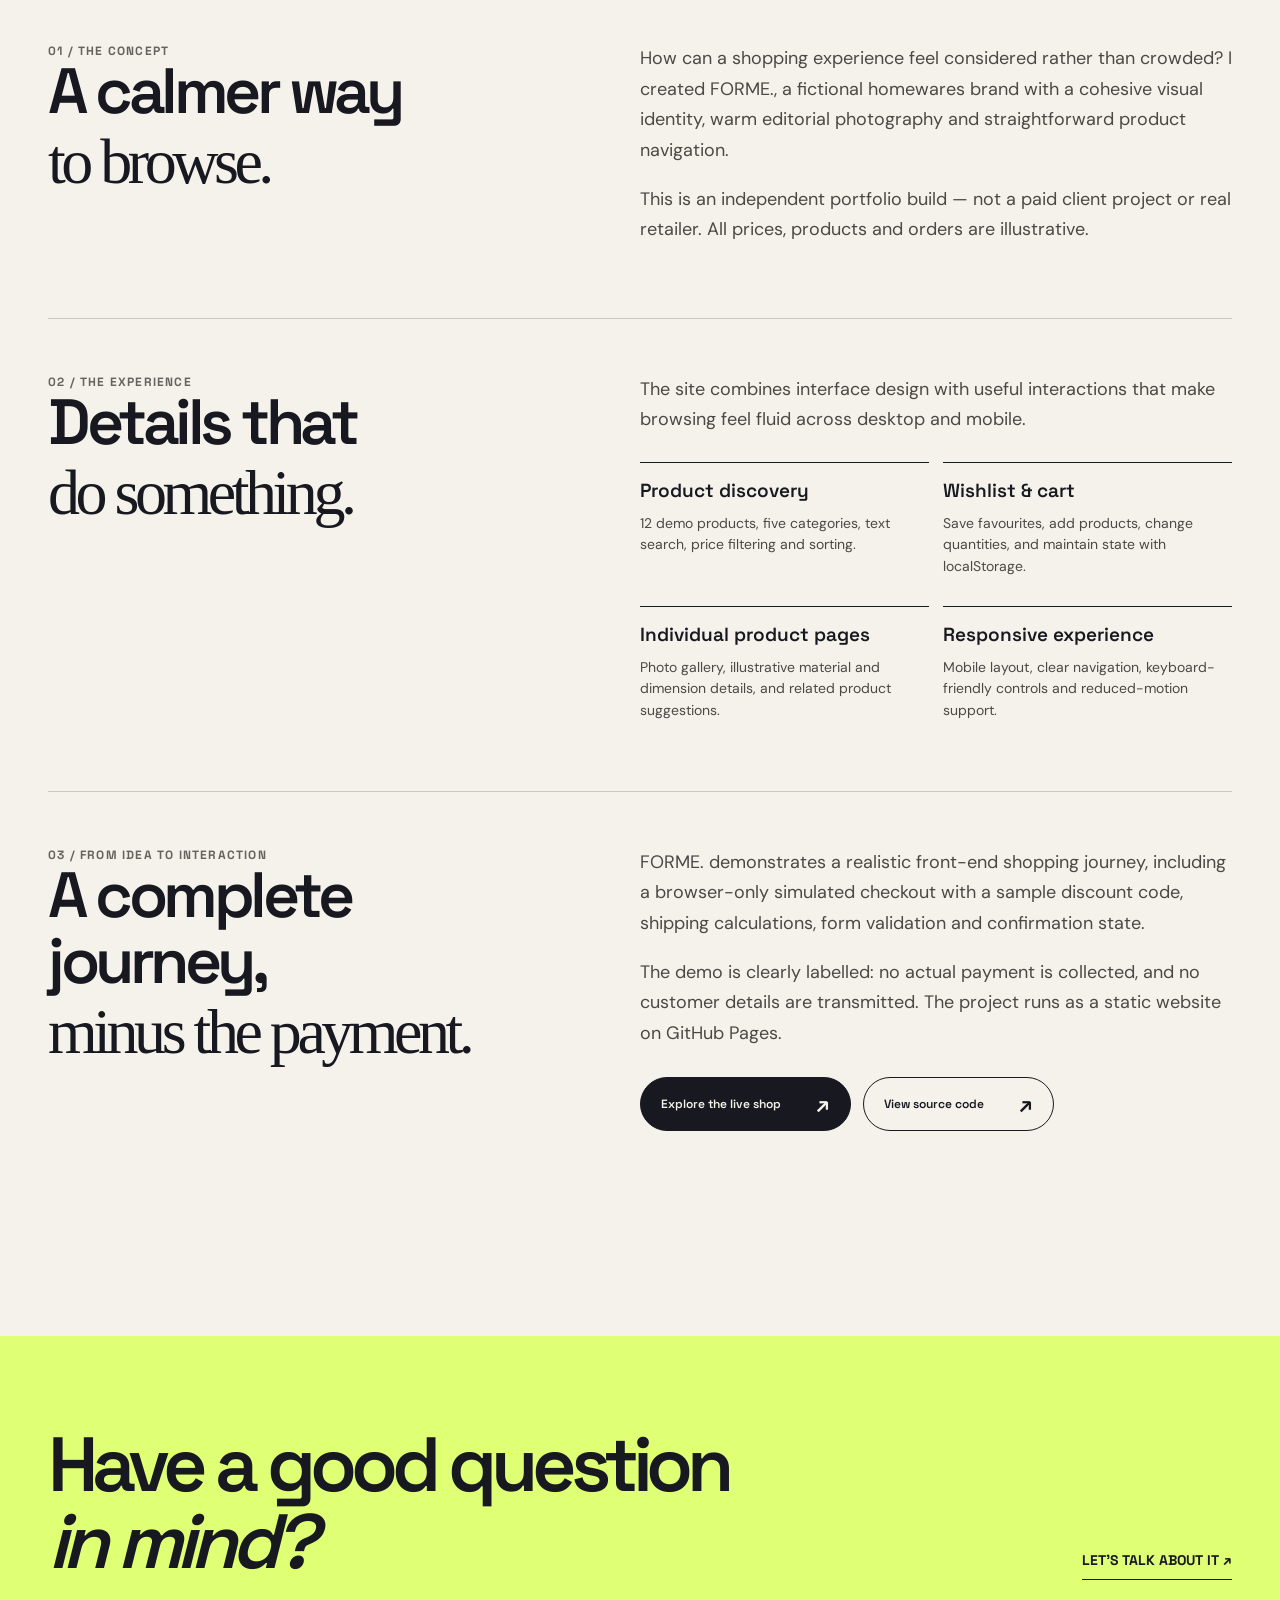
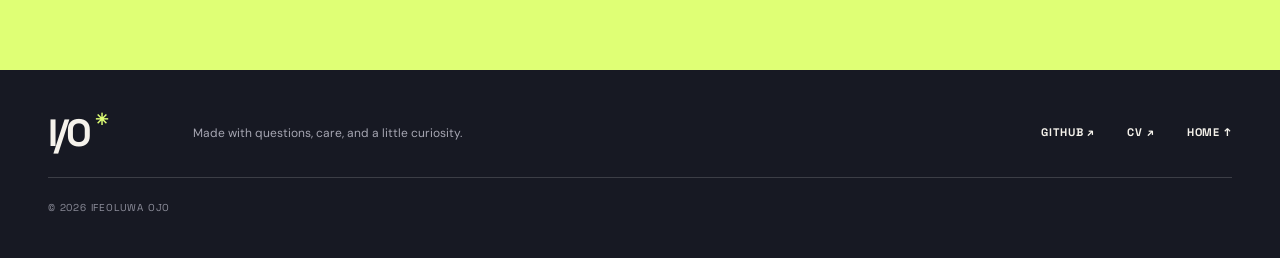
<file: work/forme-home-living.html>
<!DOCTYPE html>
<html lang="en"><head><meta charset="utf-8"/><meta content="width=device-width, initial-scale=1" name="viewport"/><meta content="#171923" name="theme-color"/><meta content="Case study: a responsive fictional Home &amp; Living e-commerce storefront built with HTML, CSS and JavaScript." name="description"/><meta content="article" property="og:type"/><meta content="This Portfolio Website — Ifeoluwa Ojo" property="og:title"/><meta content="A responsive, editorial portfolio built with accessible HTML, CSS, JavaScript, and original illustrated project art." property="og:description"/><meta content="https://ifeoluwaojo-dev.github.io/github.io/assets/img/og-cover.png" property="og:image"/><link href="../assets/img/favicon.svg" rel="icon" type="image/svg+xml"/><link href="../assets/css/styles.css" rel="stylesheet"/><title>FORME. Home &amp; Living — Ifeoluwa Ojo</title><script defer="" src="../assets/js/main.js"></script></head><body class="page-case"><a class="skip-link" href="#main">Skip to content</a>
<header class="site-header"><div class="nav-shell wrap"><a aria-label="Ifeoluwa Ojo homepage" class="brand" href="../index.html"><span class="brand-icon">i<span>✳</span></span><span class="brand-name">IFEOLUWA<br/>OJO.</span></a><nav aria-label="Main navigation" class="desktop-nav"><a href="../index.html#work">Work <sup>04</sup></a><a href="../index.html#approach">Approach</a><a href="../index.html#about">About</a></nav><a class="nav-contact" href="mailto:ifeoluwaojo211@gmail.com">LET'S TALK <span aria-hidden="true">↗</span></a><button aria-controls="mobile-menu" aria-expanded="false" aria-label="Open navigation" class="menu-toggle" type="button"><span></span><span></span></button></div><nav aria-label="Mobile navigation" class="mobile-menu" id="mobile-menu" inert=""><a href="../index.html#work">01 / Selected work</a><a href="../index.html#approach">02 / The approach</a><a href="../index.html#about">03 / About me</a><a href="../index.html#contact">04 / Let's talk</a></nav></header><main id="main"><section class="case-hero case-hero-forme"><div class="wrap"><span class="case-overline">( 04 — INDEPENDENT DIGITAL BUILD / 2026 )</span><h1>A store that feels<br/><em>like home.</em></h1><p>FORME. is an original, thoughtfully designed e-commerce prototype for home and living — from first discovery to a simulated checkout.</p><div class="case-hero-meta"><span><b>FOCUS</b> FRONT-END DEVELOPMENT</span><span><b>YEAR</b> 2026</span><span><b>STACK</b> HTML · CSS · JAVASCRIPT</span></div></div></section><div class="case-banner"><img alt="Warm FORME. Home and Living e-commerce concept visual" src="../assets/img/project-forme.webp"/></div><div class="case-body"><div class="wrap"><a class="case-back" href="../index.html#work">← BACK TO SELECTED WORK</a><section class="case-section reveal"><div><div class="case-label">01 / THE CONCEPT</div><h2>A calmer way<br/><em>to browse.</em></h2></div><div class="case-text"><p>How can a shopping experience feel considered rather than crowded? I created FORME., a fictional homewares brand with a cohesive visual identity, warm editorial photography and straightforward product navigation.</p><p>This is an independent portfolio build — not a paid client project or real retailer. All prices, products and orders are illustrative.</p></div></section><section class="case-section reveal"><div><div class="case-label">02 / THE EXPERIENCE</div><h2>Details that<br/><em>do something.</em></h2></div><div class="case-text"><p>The site combines interface design with useful interactions that make browsing feel fluid across desktop and mobile.</p><div class="case-rubric"><div><strong>Product discovery</strong><p>12 demo products, five categories, text search, price filtering and sorting.</p></div><div><strong>Wishlist &amp; cart</strong><p>Save favourites, add products, change quantities, and maintain state with localStorage.</p></div><div><strong>Individual product pages</strong><p>Photo gallery, illustrative material and dimension details, and related product suggestions.</p></div><div><strong>Responsive experience</strong><p>Mobile layout, clear navigation, keyboard-friendly controls and reduced-motion support.</p></div></div></div></section><section class="case-section reveal"><div><div class="case-label">03 / FROM IDEA TO INTERACTION</div><h2>A complete journey,<br/><em>minus the payment.</em></h2></div><div class="case-text"><p>FORME. demonstrates a realistic front-end shopping journey, including a browser-only simulated checkout with a sample discount code, shipping calculations, form validation and confirmation state.</p><p>The demo is clearly labelled: no actual payment is collected, and no customer details are transmitted. The project runs as a static website on GitHub Pages.</p><div class="case-actions"><a class="pill-link pill-link-dark" href="https://ifeoluwaojo-dev.github.io/forme-home-living/" rel="noopener noreferrer" target="_blank">Explore the live shop <span aria-hidden="true">↗</span></a><a class="pill-link" href="https://github.com/ifeoluwaojo-dev/forme-home-living" rel="noopener noreferrer" target="_blank">View source code <span aria-hidden="true">↗</span></a></div></div></section></div></div></main><section class="case-cta"><div class="wrap case-cta-inner"><h2>Have a good question<br/><em>in mind?</em></h2><a href="mailto:ifeoluwaojo211@gmail.com">LET'S TALK ABOUT IT ↗</a></div></section><footer class="site-footer"><div class="wrap footer-inner"><a class="footer-brand" href="../index.html">I/O <span>✳</span></a><p>Made with questions, care, and a little curiosity.</p><div class="footer-links"><a href="https://github.com/ifeoluwaojo-dev" rel="noopener noreferrer" target="_blank">GITHUB ↗</a><a href="../assets/docs/Ifeoluwa_Ojo_Generalist_CV.pdf" rel="noopener noreferrer" target="_blank">CV ↗</a><a href="../index.html">HOME ↑</a></div><span class="footer-year">© <span data-year="">2026</span> IFEOLUWA OJO</span></div></footer></body></html>
</file>
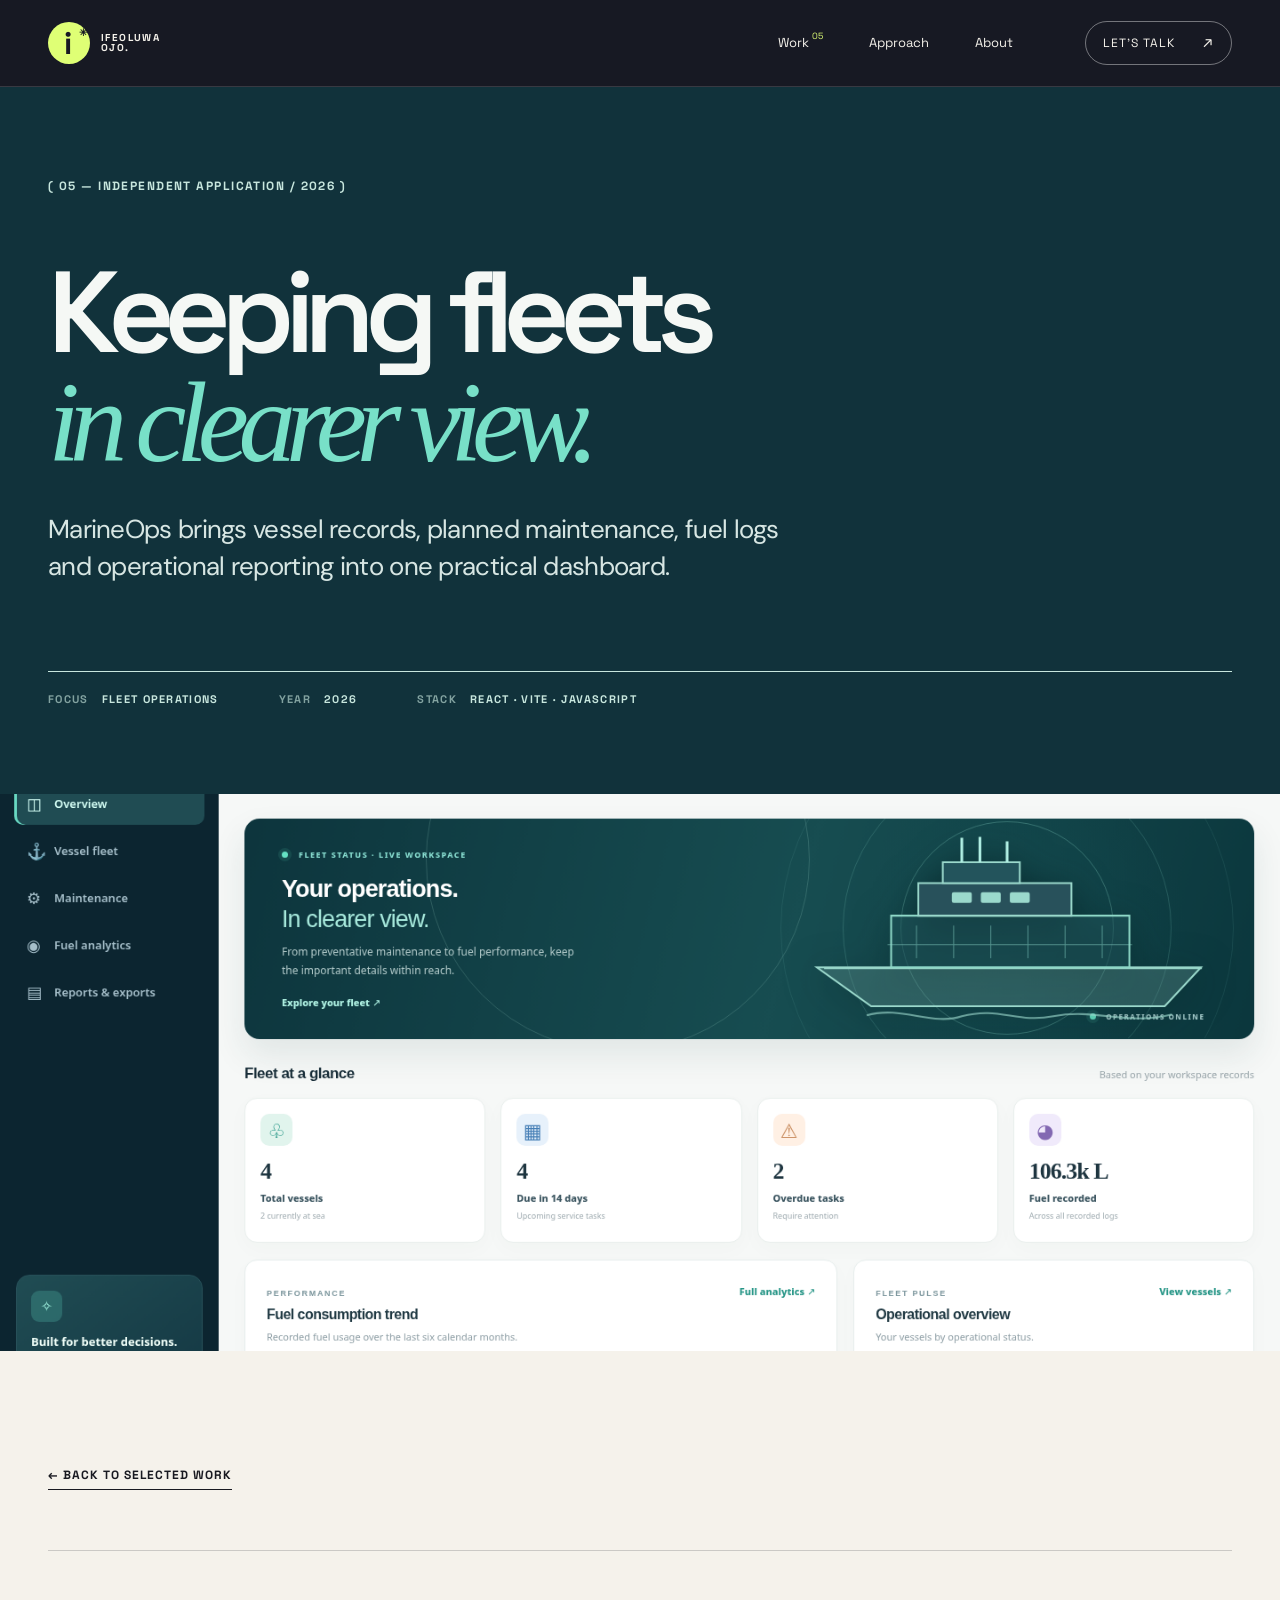
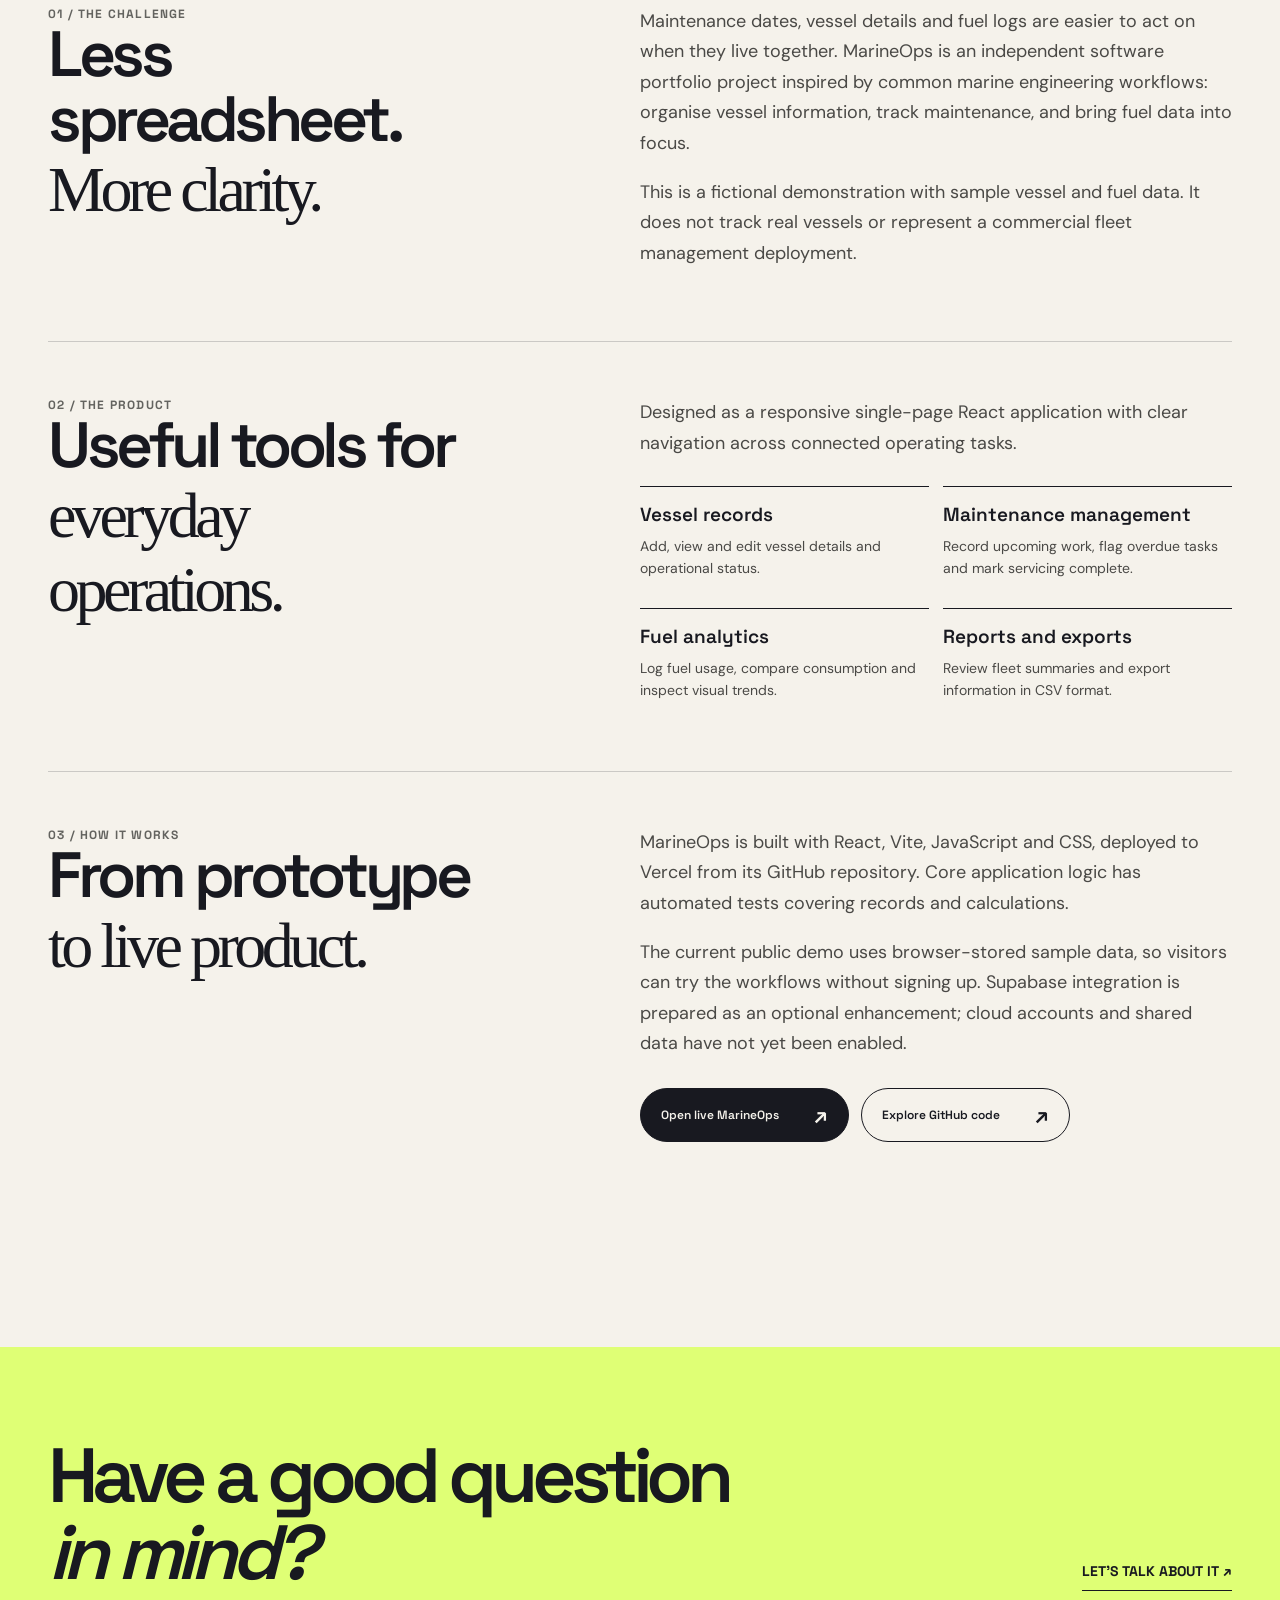
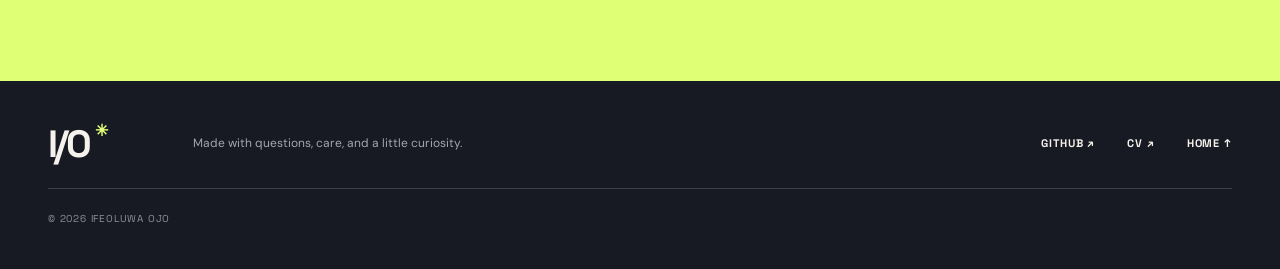
<file: work/marineops-fleet-management.html>
<!DOCTYPE html>

<html lang="en"><head><meta charset="utf-8"/><meta content="width=device-width, initial-scale=1" name="viewport"/><meta content="#171923" name="theme-color"/><meta content="MarineOps case study: an interactive React fleet operations dashboard for vessels, maintenance schedules, fuel records and reporting." name="description"/><meta content="article" property="og:type"/><meta content="MarineOps — Fleet Operations Dashboard | Ifeoluwa Ojo" property="og:title"/><meta content="A maritime operations dashboard built in React, featuring vessel records, maintenance tasks, fuel analysis and reports." property="og:description"/><meta content="https://ifeoluwaojo-dev.github.io/github.io/assets/img/og-cover.png" property="og:image"/><link href="../assets/img/favicon.svg" rel="icon" type="image/svg+xml"/><link href="../assets/css/styles.css" rel="stylesheet"/><title>MarineOps — Fleet Management Case Study | Ifeoluwa Ojo</title><script defer="" src="../assets/js/main.js"></script></head><body class="page-case"><a class="skip-link" href="#main">Skip to content</a>
<header class="site-header"><div class="nav-shell wrap"><a aria-label="Ifeoluwa Ojo homepage" class="brand" href="../index.html"><span class="brand-icon">i<span>✳</span></span><span class="brand-name">IFEOLUWA<br/>OJO.</span></a><nav aria-label="Main navigation" class="desktop-nav"><a href="../index.html#work">Work <sup>05</sup></a><a href="../index.html#approach">Approach</a><a href="../index.html#about">About</a></nav><a class="nav-contact" href="mailto:ifeoluwaojo211@gmail.com">LET'S TALK <span aria-hidden="true">↗</span></a><button aria-controls="mobile-menu" aria-expanded="false" aria-label="Open navigation" class="menu-toggle" type="button"><span></span><span></span></button></div><nav aria-label="Mobile navigation" class="mobile-menu" id="mobile-menu" inert=""><a href="../index.html#work">01 / Selected work</a><a href="../index.html#approach">02 / The approach</a><a href="../index.html#about">03 / About me</a><a href="../index.html#contact">04 / Let's talk</a></nav></header><main id="main"><section class="case-hero case-hero-marineops"><div class="wrap"><span class="case-overline">( 05 — INDEPENDENT APPLICATION / 2026 )</span>
<h1>Keeping fleets<br/><em>in clearer view.</em></h1>
<p>MarineOps brings vessel records, planned maintenance, fuel logs and operational reporting into one practical dashboard.</p>
<div class="case-hero-meta"><span><b>FOCUS</b> FLEET OPERATIONS</span><span><b>YEAR</b> 2026</span><span><b>STACK</b> REACT · VITE · JAVASCRIPT</span></div></div></section><div class="case-banner"><img alt="MarineOps application dashboard showing simulated fleet records, maintenance alerts and operational statistics" src="../assets/img/project-marineops.png"/></div><div class="case-body"><div class="wrap"><a class="case-back" href="../index.html#work">← BACK TO SELECTED WORK</a>
<section class="case-section reveal"><div><div class="case-label">01 / THE CHALLENGE</div><h2>Less spreadsheet.<br/><em>More clarity.</em></h2></div><div class="case-text"><p>Maintenance dates, vessel details and fuel logs are easier to act on when they live together. MarineOps is an independent software portfolio project inspired by common marine engineering workflows: organise vessel information, track maintenance, and bring fuel data into focus.</p><p>This is a fictional demonstration with sample vessel and fuel data. It does not track real vessels or represent a commercial fleet management deployment.</p></div></section>
<section class="case-section reveal"><div><div class="case-label">02 / THE PRODUCT</div><h2>Useful tools for<br/><em>everyday operations.</em></h2></div><div class="case-text"><p>Designed as a responsive single-page React application with clear navigation across connected operating tasks.</p><div class="case-rubric"><div><strong>Vessel records</strong><p>Add, view and edit vessel details and operational status.</p></div><div><strong>Maintenance management</strong><p>Record upcoming work, flag overdue tasks and mark servicing complete.</p></div><div><strong>Fuel analytics</strong><p>Log fuel usage, compare consumption and inspect visual trends.</p></div><div><strong>Reports and exports</strong><p>Review fleet summaries and export information in CSV format.</p></div></div></div></section>
<section class="case-section reveal"><div><div class="case-label">03 / HOW IT WORKS</div><h2>From prototype<br/><em>to live product.</em></h2></div><div class="case-text"><p>MarineOps is built with React, Vite, JavaScript and CSS, deployed to Vercel from its GitHub repository. Core application logic has automated tests covering records and calculations.</p><p>The current public demo uses browser-stored sample data, so visitors can try the workflows without signing up. Supabase integration is prepared as an optional enhancement; cloud accounts and shared data have not yet been enabled.</p><div class="case-actions"><a class="pill-link pill-link-dark" href="https://marineops-self.vercel.app/" rel="noopener noreferrer" target="_blank">Open live MarineOps <span aria-hidden="true">↗</span></a><a class="pill-link" href="https://github.com/ifeoluwaojo-dev/marineops" rel="noopener noreferrer" target="_blank">Explore GitHub code <span aria-hidden="true">↗</span></a></div></div></section></div></div></main><section class="case-cta"><div class="wrap case-cta-inner"><h2>Have a good question<br/><em>in mind?</em></h2><a href="mailto:ifeoluwaojo211@gmail.com">LET'S TALK ABOUT IT ↗</a></div></section><footer class="site-footer"><div class="wrap footer-inner"><a class="footer-brand" href="../index.html">I/O <span>✳</span></a><p>Made with questions, care, and a little curiosity.</p><div class="footer-links"><a href="https://github.com/ifeoluwaojo-dev" rel="noopener noreferrer" target="_blank">GITHUB ↗</a><a href="../assets/docs/Ifeoluwa_Ojo_Generalist_CV.pdf" rel="noopener noreferrer" target="_blank">CV ↗</a><a href="../index.html">HOME ↑</a></div><span class="footer-year">© <span data-year="">2026</span> IFEOLUWA OJO</span></div></footer></body></html>
</file>
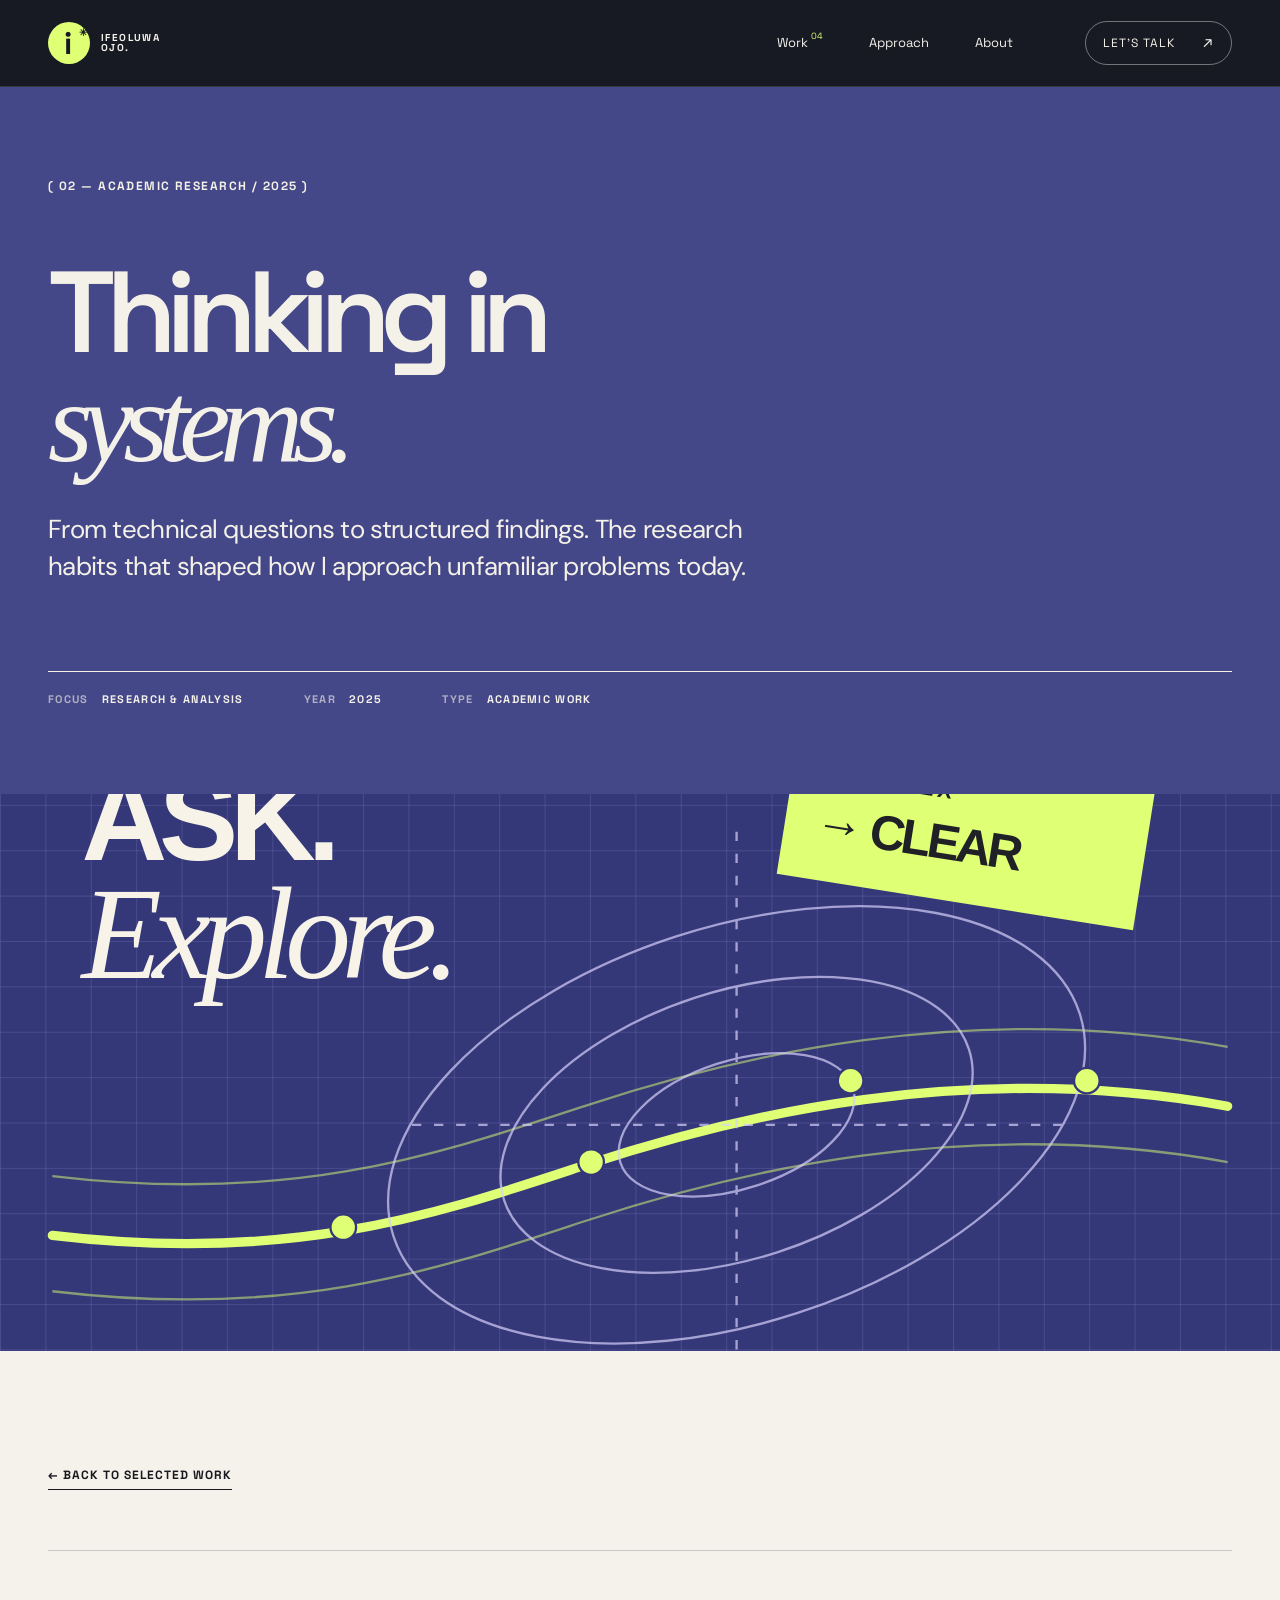
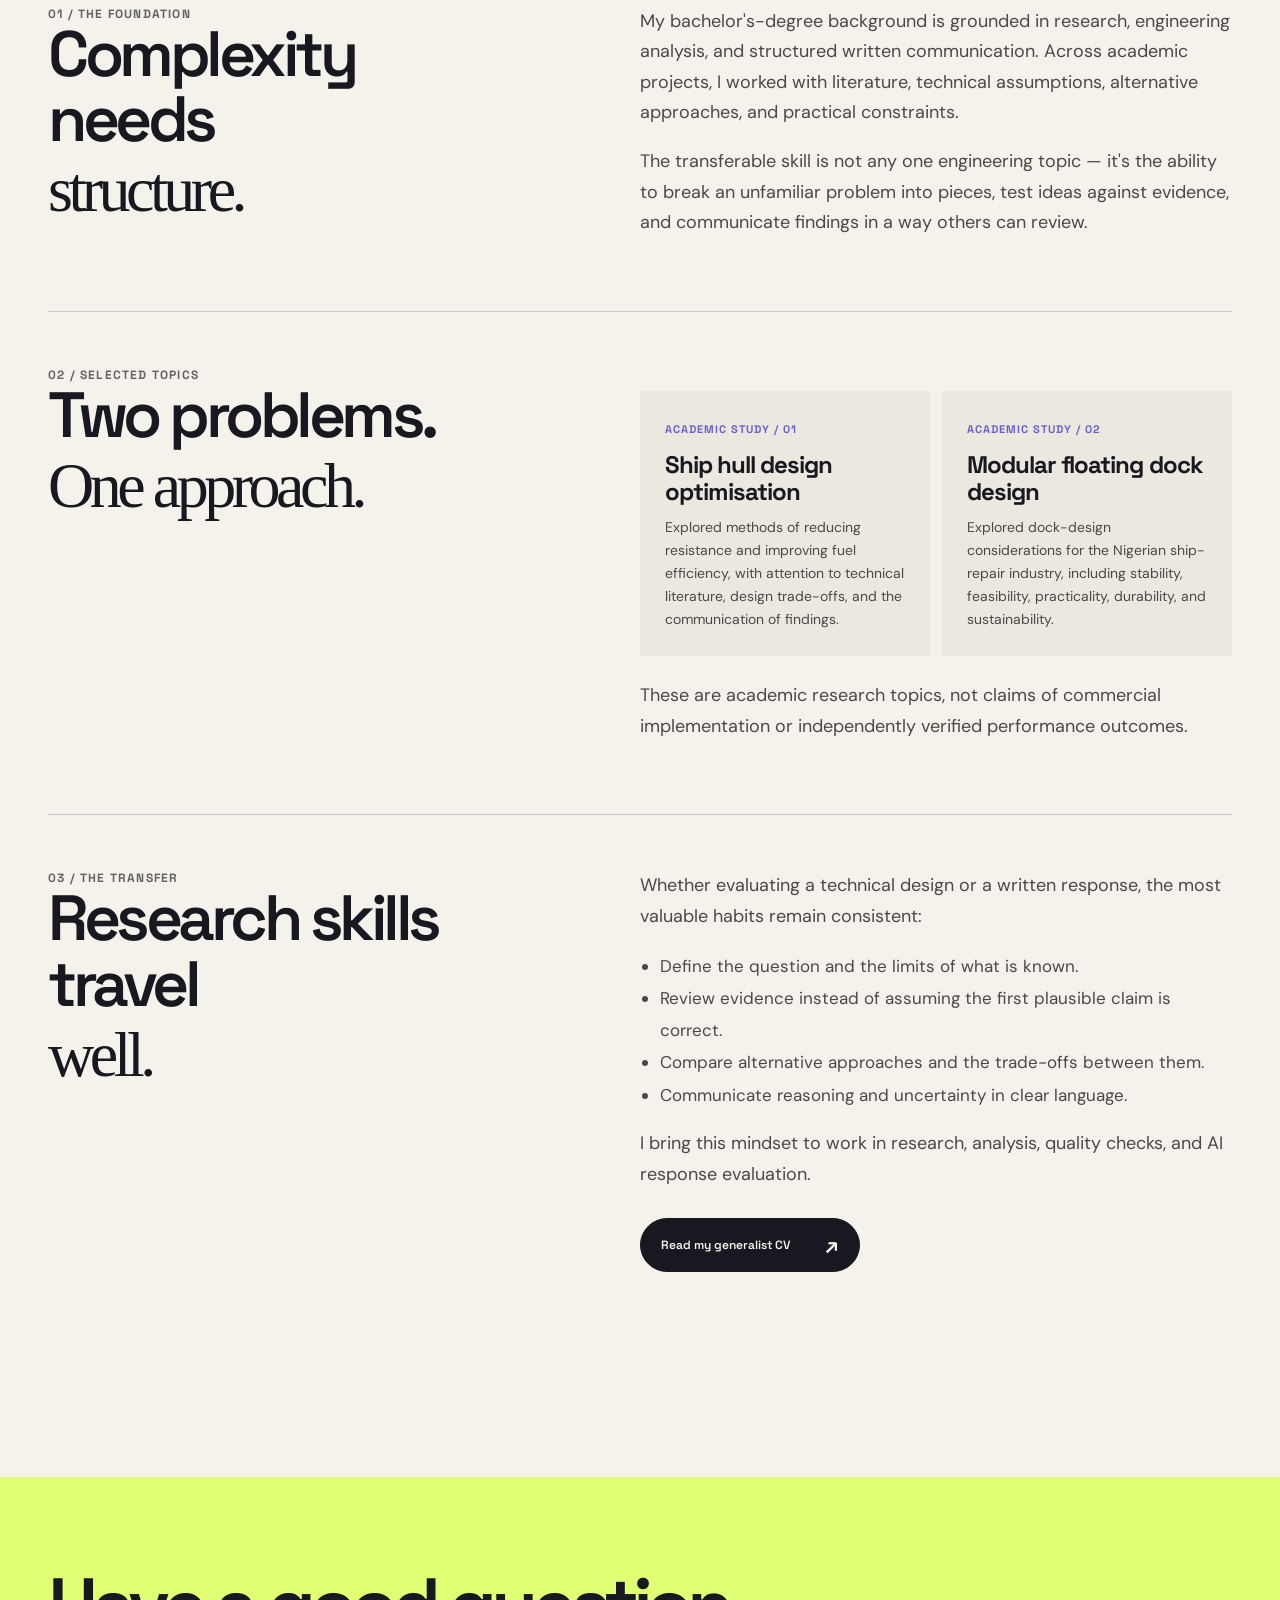
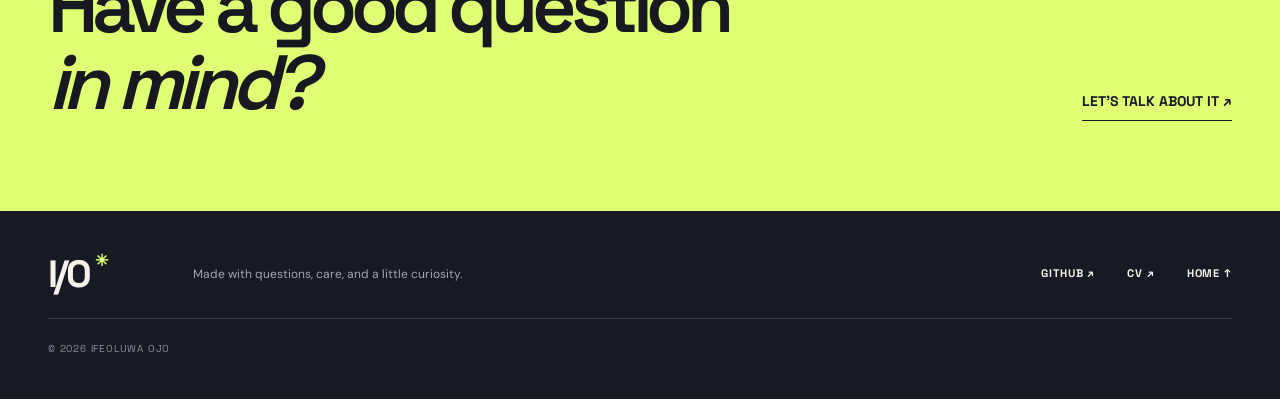
<file: work/research-and-analysis.html>
<!doctype html><html lang="en"><head><meta charset="utf-8"><meta name="viewport" content="width=device-width, initial-scale=1"><meta name="theme-color" content="#171923"><meta name="description" content="Research-focused academic case studies in ship hull optimisation, modular floating dock design, and evidence-led thinking."><meta property="og:type" content="article"><meta property="og:title" content="Research &amp; Analysis — Ifeoluwa Ojo"><meta property="og:description" content="Research-focused academic case studies in ship hull optimisation, modular floating dock design, and evidence-led thinking."><meta property="og:image" content="https://ifeoluwaojo-dev.github.io/github.io/assets/img/og-cover.png"><link rel="icon" type="image/svg+xml" href="../assets/img/favicon.svg"><link rel="stylesheet" href="../assets/css/styles.css"><title>Research &amp; Analysis — Ifeoluwa Ojo</title><script defer src="../assets/js/main.js"></script></head><body class="page-case"><a class="skip-link" href="#main">Skip to content</a>
<header class="site-header"><div class="nav-shell wrap"><a class="brand" href="../index.html" aria-label="Ifeoluwa Ojo homepage"><span class="brand-icon">i<span>✳</span></span><span class="brand-name">IFEOLUWA<br>OJO.</span></a><nav class="desktop-nav" aria-label="Main navigation"><a href="../index.html#work">Work <sup>04</sup></a><a href="../index.html#approach">Approach</a><a href="../index.html#about">About</a></nav><a class="nav-contact" href="mailto:ifeoluwaojo211@gmail.com">LET'S TALK <span aria-hidden="true">↗</span></a><button class="menu-toggle" type="button" aria-controls="mobile-menu" aria-expanded="false" aria-label="Open navigation"><span></span><span></span></button></div><nav class="mobile-menu" id="mobile-menu" aria-label="Mobile navigation" inert><a href="../index.html#work">01 / Selected work</a><a href="../index.html#approach">02 / The approach</a><a href="../index.html#about">03 / About me</a><a href="../index.html#contact">04 / Let's talk</a></nav></header><main id="main"><section class="case-hero case-hero-research"><div class="wrap"><span class="case-overline">( 02 — ACADEMIC RESEARCH / 2025 )</span><h1>Thinking in<br><em>systems.</em></h1><p>From technical questions to structured findings. The research habits that shaped how I approach unfamiliar problems today.</p><div class="case-hero-meta"><span><b>FOCUS</b> RESEARCH & ANALYSIS</span><span><b>YEAR</b> 2025</span><span><b>TYPE</b> ACADEMIC WORK</span></div></div></section><div class="case-banner"><img src="../assets/img/project-research.svg" alt="Creative editorial artwork representing Research-focused academic case studies in ship hull optimisation, modular floating dock design, and evidence-l"></div><div class="case-body"><div class="wrap"><a class="case-back" href="../index.html#work">← BACK TO SELECTED WORK</a><section class="case-section reveal"><div><div class="case-label">01 / THE FOUNDATION</div><h2>Complexity needs<br><em>structure.</em></h2></div><div class="case-text"><p>My bachelor's-degree background is grounded in research, engineering analysis, and structured written communication. Across academic projects, I worked with literature, technical assumptions, alternative approaches, and practical constraints.</p><p>The transferable skill is not any one engineering topic — it's the ability to break an unfamiliar problem into pieces, test ideas against evidence, and communicate findings in a way others can review.</p></div></section><section class="case-section reveal"><div><div class="case-label">02 / SELECTED TOPICS</div><h2>Two problems.<br><em>One approach.</em></h2></div><div class="case-text"><div class="case-list"><article><small>ACADEMIC STUDY / 01</small><h3>Ship hull design optimisation</h3><p>Explored methods of reducing resistance and improving fuel efficiency, with attention to technical literature, design trade-offs, and the communication of findings.</p></article><article><small>ACADEMIC STUDY / 02</small><h3>Modular floating dock design</h3><p>Explored dock-design considerations for the Nigerian ship-repair industry, including stability, feasibility, practicality, durability, and sustainability.</p></article></div><p>These are academic research topics, not claims of commercial implementation or independently verified performance outcomes.</p></div></section><section class="case-section reveal"><div><div class="case-label">03 / THE TRANSFER</div><h2>Research skills travel<br><em>well.</em></h2></div><div class="case-text"><p>Whether evaluating a technical design or a written response, the most valuable habits remain consistent:</p><ul><li>Define the question and the limits of what is known.</li><li>Review evidence instead of assuming the first plausible claim is correct.</li><li>Compare alternative approaches and the trade-offs between them.</li><li>Communicate reasoning and uncertainty in clear language.</li></ul><p>I bring this mindset to work in research, analysis, quality checks, and AI response evaluation.</p><div class="case-actions"><a href="../assets/docs/Ifeoluwa_Ojo_Generalist_CV.pdf" target="_blank" rel="noopener noreferrer" class="pill-link pill-link-dark">Read my generalist CV <span aria-hidden="true">↗</span></a></div></div></section></div></div></main><section class="case-cta"><div class="wrap case-cta-inner"><h2>Have a good question<br><em>in mind?</em></h2><a href="mailto:ifeoluwaojo211@gmail.com">LET'S TALK ABOUT IT ↗</a></div></section><footer class="site-footer"><div class="wrap footer-inner"><a class="footer-brand" href="../index.html">I/O <span>✳</span></a><p>Made with questions, care, and a little curiosity.</p><div class="footer-links"><a href="https://github.com/ifeoluwaojo-dev" target="_blank" rel="noopener noreferrer">GITHUB ↗</a><a href="../assets/docs/Ifeoluwa_Ojo_Generalist_CV.pdf" target="_blank" rel="noopener noreferrer">CV ↗</a><a href="../index.html">HOME ↑</a></div><span class="footer-year">© <span data-year>2026</span> IFEOLUWA OJO</span></div></footer></body></html>
</file>
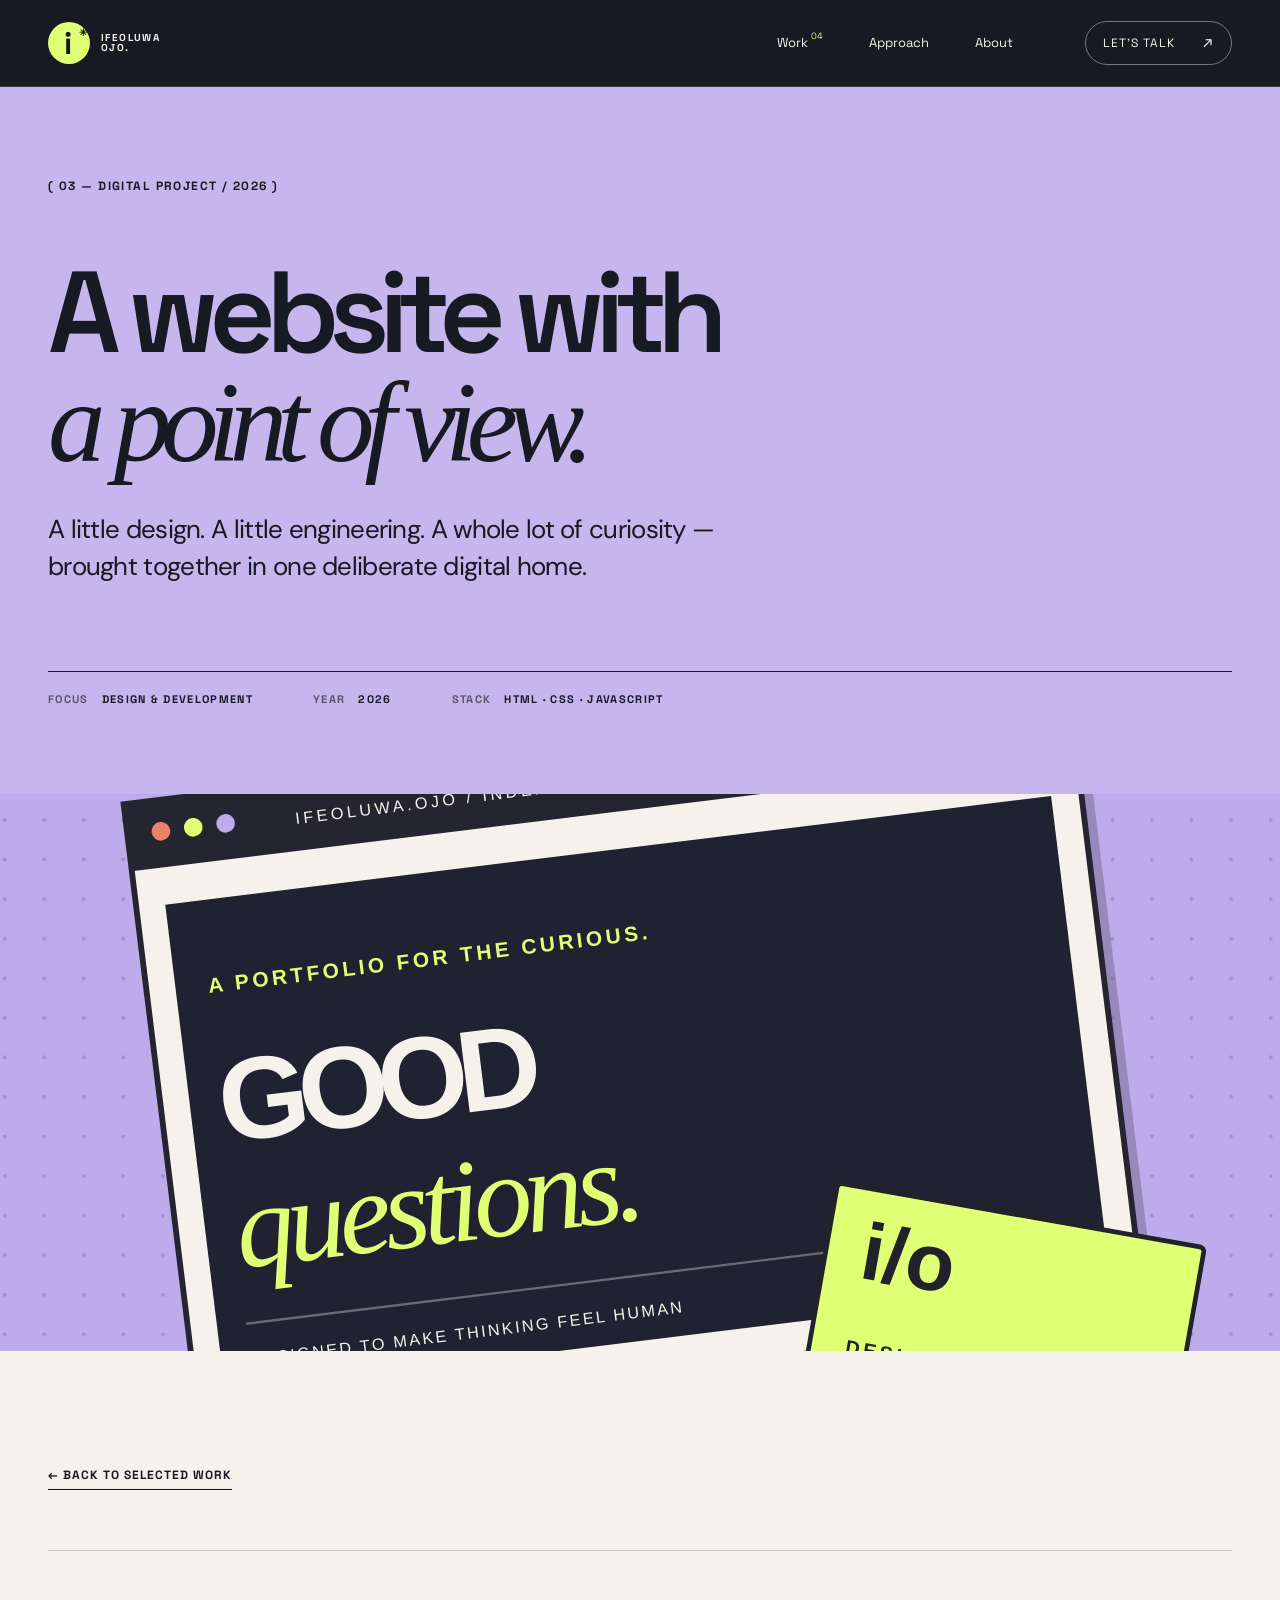
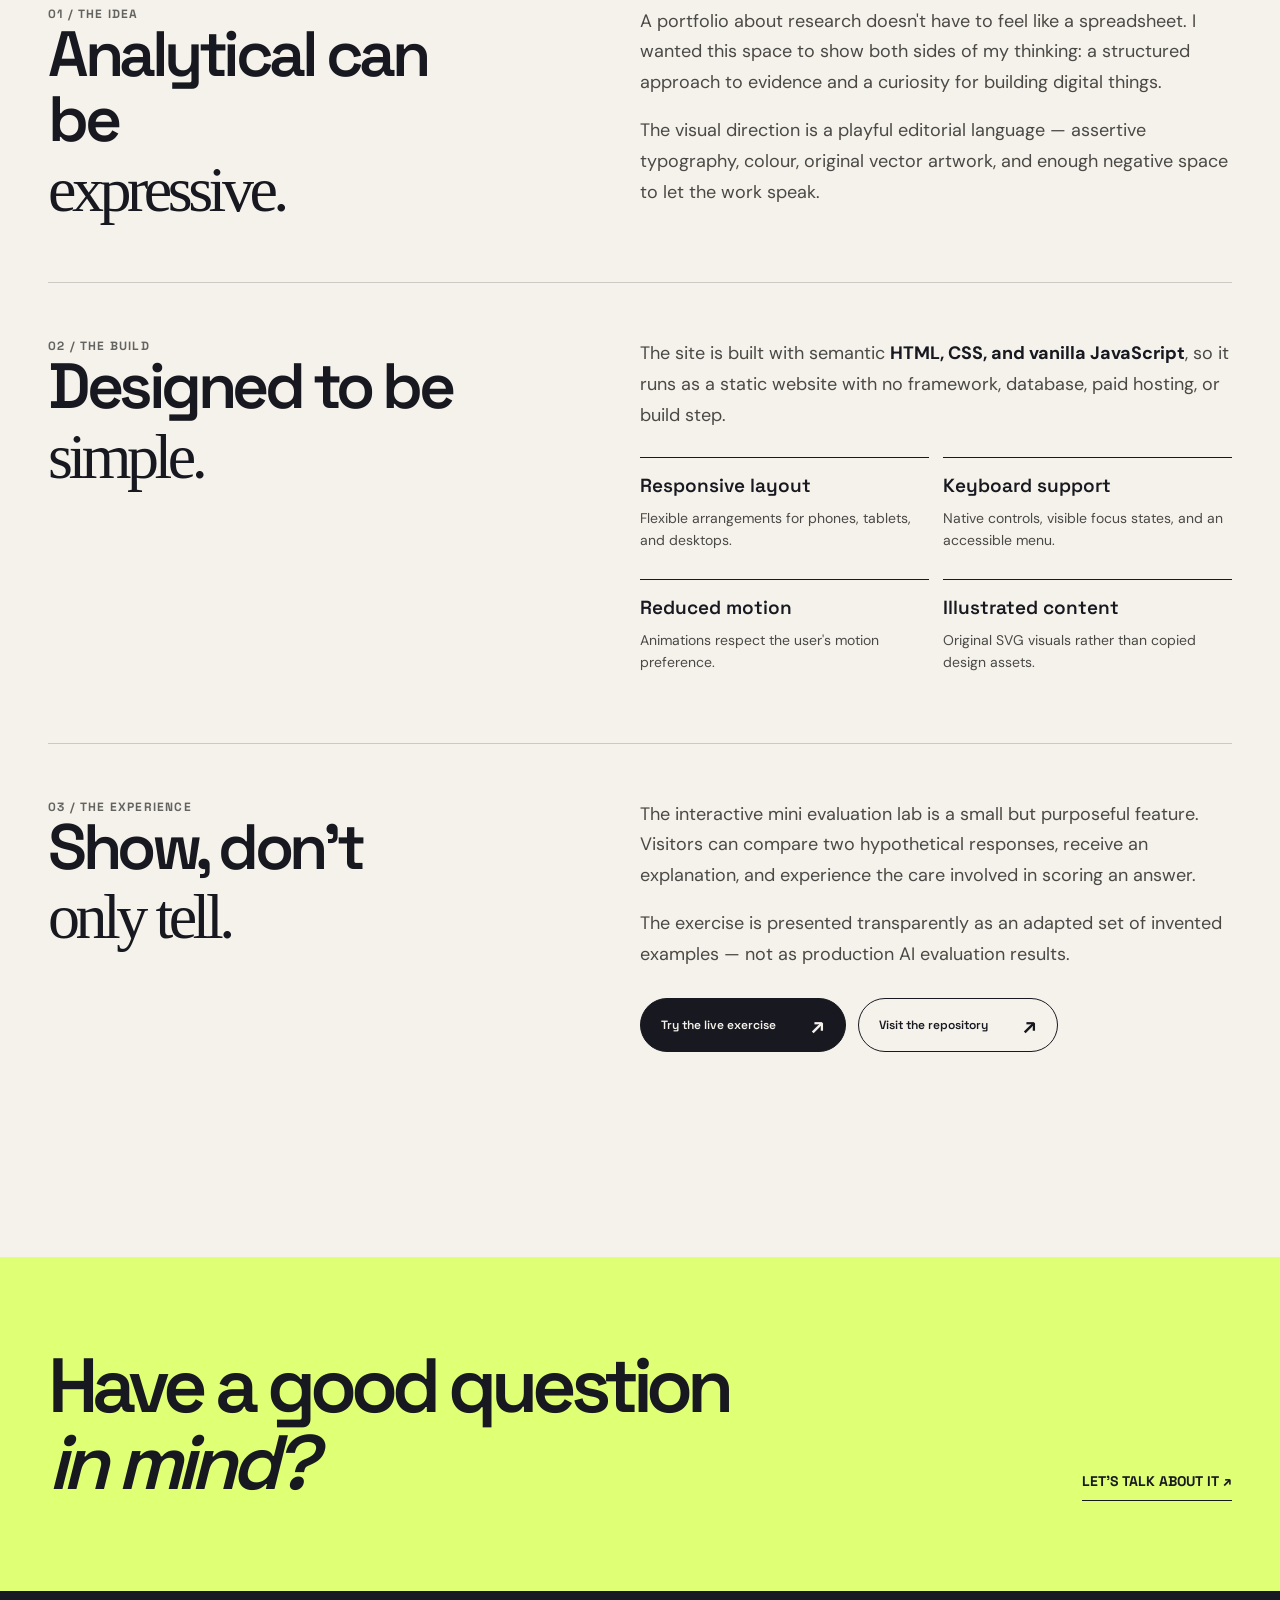
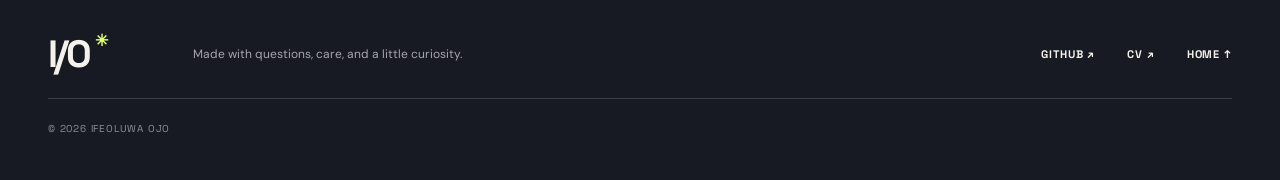
<file: work/this-website.html>
<!doctype html><html lang="en"><head><meta charset="utf-8"><meta name="viewport" content="width=device-width, initial-scale=1"><meta name="theme-color" content="#171923"><meta name="description" content="A responsive, editorial portfolio built with accessible HTML, CSS, JavaScript, and original illustrated project art."><meta property="og:type" content="article"><meta property="og:title" content="This Portfolio Website — Ifeoluwa Ojo"><meta property="og:description" content="A responsive, editorial portfolio built with accessible HTML, CSS, JavaScript, and original illustrated project art."><meta property="og:image" content="https://ifeoluwaojo-dev.github.io/github.io/assets/img/og-cover.png"><link rel="icon" type="image/svg+xml" href="../assets/img/favicon.svg"><link rel="stylesheet" href="../assets/css/styles.css"><title>This Portfolio Website — Ifeoluwa Ojo</title><script defer src="../assets/js/main.js"></script></head><body class="page-case"><a class="skip-link" href="#main">Skip to content</a>
<header class="site-header"><div class="nav-shell wrap"><a class="brand" href="../index.html" aria-label="Ifeoluwa Ojo homepage"><span class="brand-icon">i<span>✳</span></span><span class="brand-name">IFEOLUWA<br>OJO.</span></a><nav class="desktop-nav" aria-label="Main navigation"><a href="../index.html#work">Work <sup>04</sup></a><a href="../index.html#approach">Approach</a><a href="../index.html#about">About</a></nav><a class="nav-contact" href="mailto:ifeoluwaojo211@gmail.com">LET'S TALK <span aria-hidden="true">↗</span></a><button class="menu-toggle" type="button" aria-controls="mobile-menu" aria-expanded="false" aria-label="Open navigation"><span></span><span></span></button></div><nav class="mobile-menu" id="mobile-menu" aria-label="Mobile navigation" inert><a href="../index.html#work">01 / Selected work</a><a href="../index.html#approach">02 / The approach</a><a href="../index.html#about">03 / About me</a><a href="../index.html#contact">04 / Let's talk</a></nav></header><main id="main"><section class="case-hero case-hero-web"><div class="wrap"><span class="case-overline">( 03 — DIGITAL PROJECT / 2026 )</span><h1>A website with<br><em>a point of view.</em></h1><p>A little design. A little engineering. A whole lot of curiosity — brought together in one deliberate digital home.</p><div class="case-hero-meta"><span><b>FOCUS</b> DESIGN & DEVELOPMENT</span><span><b>YEAR</b> 2026</span><span><b>STACK</b> HTML · CSS · JAVASCRIPT</span></div></div></section><div class="case-banner"><img src="../assets/img/project-portfolio.svg" alt="Creative editorial artwork representing A responsive, editorial portfolio built with accessible HTML, CSS, JavaScript, and original illustrated projec"></div><div class="case-body"><div class="wrap"><a class="case-back" href="../index.html#work">← BACK TO SELECTED WORK</a><section class="case-section reveal"><div><div class="case-label">01 / THE IDEA</div><h2>Analytical can be<br><em>expressive.</em></h2></div><div class="case-text"><p>A portfolio about research doesn't have to feel like a spreadsheet. I wanted this space to show both sides of my thinking: a structured approach to evidence and a curiosity for building digital things.</p><p>The visual direction is a playful editorial language — assertive typography, colour, original vector artwork, and enough negative space to let the work speak.</p></div></section><section class="case-section reveal"><div><div class="case-label">02 / THE BUILD</div><h2>Designed to be<br><em>simple.</em></h2></div><div class="case-text"><p>The site is built with semantic <strong>HTML, CSS, and vanilla JavaScript</strong>, so it runs as a static website with no framework, database, paid hosting, or build step.</p><div class="case-rubric"><div><strong>Responsive layout</strong><p>Flexible arrangements for phones, tablets, and desktops.</p></div><div><strong>Keyboard support</strong><p>Native controls, visible focus states, and an accessible menu.</p></div><div><strong>Reduced motion</strong><p>Animations respect the user's motion preference.</p></div><div><strong>Illustrated content</strong><p>Original SVG visuals rather than copied design assets.</p></div></div></div></section><section class="case-section reveal"><div><div class="case-label">03 / THE EXPERIENCE</div><h2>Show, don't<br><em>only tell.</em></h2></div><div class="case-text"><p>The interactive mini evaluation lab is a small but purposeful feature. Visitors can compare two hypothetical responses, receive an explanation, and experience the care involved in scoring an answer.</p><p>The exercise is presented transparently as an adapted set of invented examples — not as production AI evaluation results.</p><div class="case-actions"><a href="../index.html#lab" class="pill-link pill-link-dark">Try the live exercise <span aria-hidden="true">↗</span></a><a href="https://github.com/ifeoluwaojo-dev/github.io" target="_blank" rel="noopener noreferrer" class="pill-link">Visit the repository <span aria-hidden="true">↗</span></a></div></div></section></div></div></main><section class="case-cta"><div class="wrap case-cta-inner"><h2>Have a good question<br><em>in mind?</em></h2><a href="mailto:ifeoluwaojo211@gmail.com">LET'S TALK ABOUT IT ↗</a></div></section><footer class="site-footer"><div class="wrap footer-inner"><a class="footer-brand" href="../index.html">I/O <span>✳</span></a><p>Made with questions, care, and a little curiosity.</p><div class="footer-links"><a href="https://github.com/ifeoluwaojo-dev" target="_blank" rel="noopener noreferrer">GITHUB ↗</a><a href="../assets/docs/Ifeoluwa_Ojo_Generalist_CV.pdf" target="_blank" rel="noopener noreferrer">CV ↗</a><a href="../index.html">HOME ↑</a></div><span class="footer-year">© <span data-year>2026</span> IFEOLUWA OJO</span></div></footer></body></html>
</file>
<file: assets/css/styles.css>
/* IF/O — an original, static portfolio. No dependencies or build step. */
@import url('https://fonts.googleapis.com/css2?family=DM+Sans:wght@400;500;600;700&family=Space+Grotesk:wght@400;500;600;700&display=swap');
:root{--ink:#181920;--paper:#f5f2eb;--paper-deep:#eae6dc;--muted:#63635f;--night:#171923;--lime:#dfff75;--violet:#6960cf;--coral:#ef8069;--line:rgba(24,25,32,.19);--font:'Space Grotesk',Arial,Helvetica,sans-serif;--body:'DM Sans',Arial,Helvetica,sans-serif;--serif:Georgia,'Times New Roman',serif;--ease:cubic-bezier(.22,1,.36,1)}
*,*::before,*::after{box-sizing:border-box}html{scroll-behavior:smooth;scroll-padding-top:88px}body{margin:0;color:var(--ink);background:var(--paper);font-family:var(--body);font-size:16px;line-height:1.55;-webkit-font-smoothing:antialiased;overflow-x:hidden}::selection{background:var(--lime);color:var(--ink)}a{color:inherit;text-decoration:none}a:focus-visible,button:focus-visible{outline:3px solid var(--violet);outline-offset:5px}button{font:inherit;cursor:pointer}img,svg{max-width:100%;display:block}p,h1,h2,h3,h4{margin-top:0}h1,h2,h3{font-family:var(--font)}.wrap{width:min(100% - 96px,1430px);margin-inline:auto}.skip-link{position:fixed;z-index:300;background:var(--lime);padding:12px 18px;left:14px;top:-70px;color:var(--ink)}.skip-link:focus{top:12px}.section-pad{padding-block:136px}.eyebrow,.section-kicker,.project-meta,.hero-baseline,.hero-edition,.hero-intro,.nav-contact,.nav-shell,.quiz-head,.quiz-eyebrow,.about-facts span,.method-index,.strip-title,.lab-sticker,.footer-links,.footer-year{font-family:var(--font)}.section-kicker{display:flex;justify-content:space-between;gap:16px;align-items:center;font-size:12px;font-weight:700;letter-spacing:.105em;border-top:1px solid var(--line);padding-top:16px;line-height:1.4}.section-display{font-size:clamp(3.8rem,7.5vw,8rem);line-height:.98;letter-spacing:-.085em;font-weight:600;margin:0}.section-display em,.hero-title em,.contact-title em{font-family:var(--serif);font-weight:400;letter-spacing:-.08em}.text-link{display:inline-flex;align-items:center;gap:36px;border-bottom:1px solid currentColor;padding-bottom:8px;font-family:var(--font);font-size:14px;font-weight:600;transition:gap .3s var(--ease)}.text-link:hover{gap:48px}.text-link span{font-size:20px}.reveal{opacity:1;transform:none}.js .reveal{opacity:0;transform:translateY(35px);transition:opacity .8s var(--ease),transform .8s var(--ease)}.js .reveal.in-view{opacity:1;transform:none}.page-loader{display:none}.js .page-loader{display:grid;place-items:center;position:fixed;z-index:200;inset:0;pointer-events:none;clip-path:inset(0 0 100% 0);background:var(--lime);color:var(--night)}.loader-asterisk{font-size:110px}
/* Navigation */
.site-header{height:87px;position:sticky;top:0;z-index:90;background:var(--night);color:var(--paper);border-bottom:1px solid rgba(255,255,255,.14)}.site-header.header-sticky{position:sticky;top:0;box-shadow:0 14px 40px rgba(0,0,0,.12)}.nav-shell{display:flex;align-items:center;justify-content:space-between;height:100%;gap:28px}.brand{display:flex;align-items:center;gap:11px;flex:0 0 auto}.brand-icon{width:42px;height:42px;display:grid;place-items:center;background:var(--lime);color:var(--night);font-size:31px;line-height:1;font-weight:700;border-radius:50%;letter-spacing:-.07em;position:relative;padding-right:5px}.brand-icon span{font-size:10px;position:absolute;right:5px;top:6px}.brand-name{font-size:10px;line-height:1.05;font-weight:700;letter-spacing:.14em}.desktop-nav{display:flex;align-items:center;gap:46px;margin-left:auto;margin-right:44px}.desktop-nav a{font-family:var(--font);font-size:13px;transition:color .2s}.desktop-nav a:hover{color:var(--lime)}.desktop-nav sup{color:var(--lime);font-size:9px;position:relative;top:-3px}.nav-contact{border:1px solid rgba(255,255,255,.4);border-radius:999px;padding:12px 17px;display:flex;gap:28px;font-size:12px;letter-spacing:.08em;transition:background .2s,color .2s}.nav-contact:hover{background:var(--lime);border-color:var(--lime);color:var(--night)}.nav-contact span{font-size:16px;line-height:1}.menu-toggle{display:none;border:0;background:none;color:inherit;width:44px;height:44px;align-items:center;justify-content:center;flex-direction:column;gap:7px}.menu-toggle span{height:2px;width:25px;background:currentColor;transform-origin:center;transition:transform .25s}.menu-toggle[aria-expanded="true"] span:first-child{transform:translateY(4.5px) rotate(45deg)}.menu-toggle[aria-expanded="true"] span:last-child{transform:translateY(-4.5px) rotate(-45deg)}.mobile-menu{display:none}
/* Opening */
.hero{background:var(--night);color:var(--paper);position:relative;min-height:820px;overflow:hidden}.hero::before{content:"";position:absolute;width:480px;height:480px;top:38%;right:-135px;background:radial-gradient(circle,rgba(123,110,219,.18),transparent 66%);pointer-events:none}.hero-grain{position:absolute;inset:0;opacity:.14;pointer-events:none;background-image:url("data:image/svg+xml,%3Csvg viewBox='0 0 180 180' xmlns='http://www.w3.org/2000/svg'%3E%3Cfilter id='n'%3E%3CfeTurbulence type='fractalNoise' baseFrequency='.87' numOctaves='3' stitchTiles='stitch'/%3E%3C/filter%3E%3Crect width='100%25' height='100%25' filter='url(%23n)' opacity='.20'/%3E%3C/svg%3E")}.hero-inner{position:relative;min-height:820px;padding-top:38px;padding-bottom:27px;display:flex;flex-direction:column}.hero-topline{display:flex;justify-content:space-between;position:relative;z-index:4;gap:20px;align-items:center}.eyebrow{font-size:12px;font-weight:700;letter-spacing:.13em}.signal-dot{width:8px;height:8px;display:inline-block;background:var(--lime);border-radius:50%;box-shadow:0 0 0 4px rgba(223,255,117,.12);margin-right:11px;vertical-align:1px}.hero-edition{font-size:11px;letter-spacing:.12em;color:#a7a8b4}.hero-copy{position:relative;z-index:3;padding-top:91px}.hero-intro{font-size:15px;font-weight:500;letter-spacing:.005em;display:flex;align-items:center;gap:10px;margin-bottom:30px;color:#dfdfdc}.hello-mark{color:var(--lime);font-size:22px}.hero-title{font-size:clamp(5rem,9.6vw,10.2rem);line-height:.915;letter-spacing:-.095em;font-weight:600;margin:0;max-width:1400px}.hero-title .outlined{color:transparent;-webkit-text-stroke:1.5px var(--paper)}.hero-title em{color:var(--lime)}.title-fullstop{color:var(--lime)}.hero-subrow{margin-top:60px;display:flex;align-items:center;gap:52px}.hero-subrow p{max-width:510px;color:#c8c8d2;font-size:clamp(17px,1.7vw,21px);line-height:1.5;margin:0}.hero-subrow strong{color:var(--paper);font-weight:600}.round-link{flex:0 0 64px;width:64px;height:64px;border:1px solid rgba(255,255,255,.45);border-radius:50%;display:grid;place-items:center;font-size:32px;transition:background .3s,transform .3s,color .3s}.round-link:hover{background:var(--lime);color:var(--night);transform:translateY(5px)}.hero-baseline{margin-top:auto;padding-top:74px;display:flex;justify-content:space-between;position:relative;z-index:3;color:#a8aabb;font-size:11px;letter-spacing:.12em;font-weight:600}.hero-baseline i{color:var(--lime);font-style:normal;margin:0 10px;font-size:10px}.hero-baseline>span:last-child{color:var(--lime)}.hero-baseline>span:last-child span{font-size:17px}.hero-object{position:absolute;width:350px;height:350px;right:0;top:389px;z-index:1;pointer-events:none;filter:drop-shadow(0 30px 45px rgba(0,0,0,.3))}.object-disc{height:100%;width:100%;border-radius:50%;background:radial-gradient(circle at 33% 30%,#c2b6fa 5%,#8177c9 40%,#453b8d 80%);border:1px solid #b6adf5;box-shadow:inset -15px -20px 50px rgba(23,25,35,.5);display:grid;place-items:center;transform:rotate(-15deg);animation:discFloat 7s ease-in-out infinite}.object-disc::after{content:"";position:absolute;inset:18px;border:1px solid rgba(255,255,255,.26);border-radius:50%}.object-core{position:relative;display:flex;flex-direction:column;align-items:center;justify-content:center;gap:5px;color:var(--paper)}.object-core-star{font-size:38px;color:var(--lime);line-height:1}.object-core-copy{text-align:center;line-height:1;font-size:52px;letter-spacing:-.11em;font-family:var(--font);font-weight:700}.micro-star{font-size:13px;color:var(--lime);position:relative;top:-19px;left:4px}.object-orbit{position:absolute;z-index:-1;width:420px;height:420px;top:-35px;left:-35px;border:1px solid rgba(223,255,117,.37);border-radius:50%;transform:scaleX(.74) rotate(31deg)}.orbit-two{transform:scaleX(1.04) scaleY(.6) rotate(-31deg);border-color:rgba(223,255,117,.3)}.object-tag{position:absolute;z-index:4;background:var(--paper);color:var(--night);font:700 10px var(--font);letter-spacing:.07em;border:1px solid var(--night);padding:12px 17px;border-radius:2px;white-space:nowrap;transform:rotate(-7deg)}.object-tag span{margin-left:11px}.tag-top{right:-5px;top:0;transform:rotate(9deg)}.tag-bottom{left:-43px;bottom:37px}.hero-corner{position:absolute;right:27px;bottom:20px;color:rgba(255,255,255,.08);font:700 84px var(--font);letter-spacing:-.07em}@keyframes discFloat{0%,100%{transform:rotate(-15deg) translateY(0)}50%{transform:rotate(-11deg) translateY(-16px)}}
.ticker{height:60px;background:var(--lime);color:var(--ink);overflow:hidden;display:flex;align-items:center;border-bottom:1px solid var(--ink)}.ticker-track{display:flex;flex:none;gap:43px;align-items:center;white-space:nowrap;min-width:max-content;animation:tickerSlide 26s linear infinite;font:700 18px var(--font);letter-spacing:-.045em}.ticker i{font-size:22px;font-style:normal}@keyframes tickerSlide{to{transform:translateX(-50%)}}
/* Introduction */
.intro-section{background:var(--paper)}.intro-grid{display:grid;grid-template-columns:1.2fr .8fr;gap:10%;margin-top:90px;align-items:end}.intro-title{font-size:clamp(5.5rem,9vw,10rem)}.highlight-swipe{color:var(--violet)}.intro-title em{font-weight:400}.intro-aside{max-width:410px;justify-self:end;padding-bottom:11px}.line-doodle{color:var(--violet);width:150px;margin-bottom:27px}.intro-aside p{font-size:19px;line-height:1.6;letter-spacing:-.018em}.intro-aside p+p{font-size:16px;color:var(--muted);margin-top:17px;margin-bottom:30px}.expertise-strip{border-top:1px solid var(--ink);border-bottom:1px solid var(--ink);margin-top:130px;display:grid;grid-template-columns:180px 1fr;align-items:center;gap:25px;padding:27px 0}.strip-title{font-size:11px;font-weight:700;letter-spacing:.1em}.strip-title span{display:block;font-size:25px;line-height:1;color:var(--violet)}.expertise-items{display:flex;flex-wrap:wrap;gap:10px}.expertise-items span{border:1px solid var(--line);border-radius:999px;padding:10px 16px;font-size:13px;font-weight:600;white-space:nowrap}
/* Project showcase */
.work-section{background:#eae6dc}.work-section .section-kicker{border-color:rgba(24,25,32,.24)}.work-header{display:flex;justify-content:space-between;align-items:end;gap:70px;margin:80px 0 76px}.work-header .section-display{font-size:clamp(4rem,7.7vw,8rem)}.work-header p{max-width:375px;font-size:18px;margin-bottom:10px;color:#4b4a49;line-height:1.6}.projects-grid{display:grid;grid-template-columns:1fr 1fr;gap:88px 29px}.project-feature{grid-column:1/-1}.project-card{min-width:0;display:block}.project-media{position:relative;overflow:hidden;isolation:isolate;aspect-ratio:1.28;border-radius:3px;transition:border-radius .4s var(--ease)}.project-feature .project-media{aspect-ratio:1.95}.project-media img{width:100%;height:100%;object-fit:cover;transition:transform .9s var(--ease);will-change:transform}.project-card:hover .project-media img{transform:scale(1.035)}.project-card:hover .project-media{border-radius:16px}.project-open{position:absolute;z-index:4;right:20px;top:20px;width:52px;height:52px;background:var(--paper);border:1px solid var(--ink);border-radius:50%;display:grid;place-items:center;font:27px var(--font);transform:translateY(-12px);opacity:0;transition:transform .3s,opacity .3s}.project-card:hover .project-open,.project-card:focus-visible .project-open{transform:translateY(0);opacity:1}.project-meta{display:flex;justify-content:space-between;gap:20px;flex-wrap:wrap;margin-top:24px;margin-bottom:20px;font-size:11px;font-weight:700;letter-spacing:.09em;color:#605e58}.project-heading{display:flex;justify-content:space-between;align-items:start;gap:20px}.project-heading h3{font-size:clamp(2.4rem,4.7vw,5.5rem);font-weight:600;line-height:1.07;letter-spacing:-.075em;margin:0}.project-half .project-heading h3{font-size:clamp(2.3rem,3.5vw,4.3rem)}.project-arrow{border-bottom:1px solid var(--ink);width:40px;height:48px;display:grid;place-items:center;font-size:29px;flex-shrink:0;transition:transform .3s}.project-card:hover .project-arrow{transform:translate(5px,-6px)}.project-description{font-size:16px;line-height:1.65;color:#5f5d58;max-width:540px;margin:17px 0 0}.project-feature .project-description{max-width:630px}.media-ai{background:#ee8268}.media-research{background:#383b84}.media-web{background:#b6a6ea}
/* Evaluation demo */
.lab-section{background:var(--night);color:var(--paper);position:relative;overflow:hidden}.lab-section::before{content:"";position:absolute;width:800px;height:800px;left:-400px;bottom:-460px;border-radius:50%;background:rgba(110,93,202,.12);pointer-events:none}.lab-layout{display:grid;grid-template-columns:.88fr 1.12fr;gap:8%;align-items:center}.section-kicker-light{border-color:rgba(255,255,255,.26)}.lab-intro{align-self:stretch;display:flex;flex-direction:column}.lab-sticker{align-self:flex-start;display:inline-flex;gap:32px;font-size:12px;font-weight:700;letter-spacing:.12em;color:var(--night);background:var(--lime);transform:rotate(-5deg);padding:11px 13px;margin-top:100px;margin-bottom:29px}.lab-sticker span{font-size:17px;line-height:1}.lab-intro .section-display{font-size:clamp(4.8rem,7.5vw,9rem)}.dot-lime{color:var(--lime)}.lab-intro>p{max-width:430px;color:#d0d0d8;font-size:18px;line-height:1.6;margin-top:32px;margin-bottom:26px}.lab-footnote{display:block;max-width:355px;font-size:12px;color:#999ba9;line-height:1.6;margin-top:auto;padding-top:60px}.quiz-card{color:var(--ink);background:var(--paper);min-height:615px;padding:38px 39px;box-shadow:16px 16px 0 rgba(255,255,255,.07);transform:rotate(1.4deg)}.js .quiz-card.reveal.in-view{transform:rotate(1.4deg)}.quiz-head{display:flex;justify-content:space-between;gap:14px;align-items:center}.quiz-badge{display:inline-flex;align-items:center;gap:11px;font-size:10px;font-weight:700;letter-spacing:.06em}.quiz-pulse{width:11px;height:11px;background:var(--violet);border-radius:50%;box-shadow:0 0 0 4px rgba(105,96,207,.12)}.quiz-progress{font-size:11px;font-weight:700}.quiz-rule{height:1px;background:var(--ink);margin:25px 0 39px}.quiz-eyebrow{font-size:11px;color:var(--violet);letter-spacing:.13em;font-weight:700;margin-bottom:17px}.quiz-prompt{font-size:clamp(25px,2.6vw,37px);letter-spacing:-.052em;line-height:1.21;font-weight:600;min-height:93px;max-width:530px;margin-bottom:22px}.quiz-instruction{font-size:13px;color:var(--muted);margin:0 0 15px}.quiz-answers{display:flex;flex-direction:column;gap:10px}.answer-option{width:100%;text-align:left;border:1px solid #bcbcb5;background:transparent;display:flex;align-items:center;gap:16px;min-height:77px;padding:17px 20px;transition:border-color .25s,background .25s;cursor:pointer}.answer-option:hover:not(:disabled){background:#e8e6de;border-color:var(--night)}.answer-option:disabled{cursor:default}.answer-option.is-correct{border-color:#476a2b;background:#ebf8d9}.answer-option.is-incorrect{border-color:#b64f36;background:#fbe8e1}.answer-letter{width:31px;height:31px;border:1px solid #a8a7a1;flex-shrink:0;display:grid;place-items:center;border-radius:50%;font:700 12px var(--font)}.answer-copy{line-height:1.4;font-size:14px;flex:1}.answer-select{font-size:20px}.quiz-feedback{min-height:0;font-size:13px;font-weight:600;line-height:1.5;transition:all .2s}.quiz-feedback:not(:empty){padding-top:15px;min-height:62px}.quiz-feedback.is-correct{color:#476a2b}.quiz-feedback.is-incorrect{color:#a13c28}.quiz-footer{border-top:1px solid #bdbcb6;margin-top:26px;padding-top:21px;display:flex;gap:18px;align-items:center;justify-content:space-between}.quiz-footer>span{font-family:var(--font);font-size:9px;color:var(--muted);letter-spacing:.04em;line-height:1.6}.quiz-footer b{color:var(--violet);font-weight:700;margin:0 2px}.quiz-next{border:0;background:var(--night);color:var(--paper);font-family:var(--font);font-size:13px;font-weight:600;padding:13px 16px;min-width:125px;white-space:nowrap}.quiz-next:disabled{opacity:.3;cursor:not-allowed}.quiz-next:not(:disabled):hover{background:var(--violet)}.quiz-next span{margin-left:12px}
/* Method */
.method-section{background:var(--paper)}.method-title{margin:87px 0 82px}.method-grid{display:grid;grid-template-columns:repeat(4,minmax(0,1fr));border-top:1px solid var(--ink);border-bottom:1px solid var(--ink)}.method-card{position:relative;min-height:345px;padding:28px 26px 30px;border-right:1px solid var(--line)}.method-card:first-child{padding-left:0}.method-card:last-child{border-right:0}.method-index{font-size:12px;font-weight:700;color:var(--muted)}.method-symbol{font:400 93px/1 var(--serif);margin:29px 0 31px;color:var(--violet)}.method-card h3{font-size:22px;letter-spacing:-.045em;font-weight:600;margin:0 0 9px}.method-card p{font-size:14px;max-width:245px;line-height:1.7;color:var(--muted);margin:0}
/* About */
.about-section{background:#dbd6ca}.about-grid{display:grid;grid-template-columns:1fr 1fr;gap:13%;padding-top:86px}.about-title-wrap{display:flex;flex-direction:column;align-items:flex-start}.about-mark{width:150px;height:150px;border:1px solid var(--ink);border-radius:50%;display:grid;place-items:center;transform:rotate(-16deg);margin-bottom:54px;background:var(--lime)}.about-mark span{font:700 70px var(--font);letter-spacing:-.1em}.about-title-wrap .section-display{font-size:clamp(4.5rem,6.6vw,8.4rem)}.about-side-note{font:700 12px/1.5 var(--font);letter-spacing:.07em;margin-top:auto;border-top:1px solid var(--ink);padding-top:14px;min-width:200px}.about-content{padding-top:24px}.about-content>p{font-size:16px;line-height:1.75;color:#44423d}.about-content .about-lead{font-size:clamp(22px,2.25vw,30px);line-height:1.42;letter-spacing:-.04em;color:var(--ink)}.about-lead strong{font-weight:700}.about-facts{margin:42px 0}.about-facts>div{display:flex;flex-direction:column;gap:5px;padding:20px 0;border-top:1px solid var(--line)}.about-facts>div:last-child{border-bottom:1px solid var(--line)}.about-facts span{font-size:10px;font-weight:700;letter-spacing:.11em;color:#65615a}.about-facts strong{font-family:var(--font);font-size:16px;font-weight:600}.about-facts small{color:#6c685f;font-size:13px}.pill-link{display:inline-flex;align-items:center;justify-content:space-between;gap:35px;padding:15px 20px;border:1px solid var(--ink);border-radius:100px;font:600 14px var(--font);transition:background .25s,color .25s,transform .25s}.pill-link span{font-size:22px;line-height:1}.pill-link:hover{background:var(--lime);transform:translateY(-3px)}.pill-link-dark{background:var(--ink);color:var(--paper)}.pill-link-dark:hover{color:var(--ink)}
/* Closing */
.contact-section{background:var(--lime);padding:86px 0 100px;overflow:hidden}.contact-section .section-kicker{border-color:var(--ink)}.contact-kicker{font:700 12px var(--font);letter-spacing:.1em;margin:91px 0 22px}.contact-title{font-size:clamp(5.3rem,11.7vw,13.5rem);letter-spacing:-.095em;line-height:.91;margin:0;font-weight:600}.contact-title em{font-weight:400}.contact-title span{color:transparent;-webkit-text-stroke:1.5px var(--ink)}.contact-title sup{font-size:.27em;letter-spacing:normal;vertical-align:top;margin-left:10px}.contact-bottom{border-top:1px solid var(--ink);margin-top:100px;padding-top:26px;display:flex;align-items:center;justify-content:space-between}.contact-email{font-size:clamp(22px,3.4vw,52px);letter-spacing:-.065em;font-family:var(--font);font-weight:600;word-break:break-word}.contact-email span{font-size:.7em}.contact-arrow{font:400 75px var(--font);border:1px solid var(--ink);border-radius:50%;height:102px;width:102px;display:grid;place-items:center;transition:transform .3s,background .3s,color .3s;flex:0 0 auto;margin-left:14px}.contact-arrow:hover{background:var(--ink);color:var(--lime);transform:rotate(45deg)}
/* Footer */
.site-footer{background:var(--night);color:var(--paper);padding:39px 0 43px}.footer-inner{display:grid;grid-template-columns:90px minmax(0,1fr) auto;align-items:center;column-gap:55px;row-gap:20px}.footer-brand{font:700 38px var(--font);letter-spacing:-.095em}.footer-brand span{font-size:16px;color:var(--lime);vertical-align:top}.footer-inner p{margin:0;color:#a6a6b2;font-size:12px}.footer-links{display:flex;gap:32px;font-size:11px;font-weight:700;letter-spacing:.08em}.footer-links a:hover{color:var(--lime)}.footer-year{grid-column:1/-1;font-size:10px;color:#8d8e9b;letter-spacing:.08em;border-top:1px solid rgba(255,255,255,.16);padding-top:22px}
/* Case-study pages */
.page-case .site-header{position:sticky;top:0}.case-hero{padding:86px 0 88px;overflow:hidden;position:relative}.case-hero .case-overline{font:700 12px var(--font);letter-spacing:.12em}.case-hero h1{font-size:clamp(5rem,9vw,10rem);font-weight:600;line-height:.95;letter-spacing:-.09em;max-width:1190px;margin:60px 0 33px}.case-hero h1 em{font-family:var(--serif);font-weight:400}.case-hero p{font-size:clamp(19px,2.2vw,26px);max-width:750px;line-height:1.45;letter-spacing:-.027em}.case-hero .case-hero-meta{display:flex;flex-wrap:wrap;gap:22px 60px;border-top:1px solid currentColor;margin-top:85px;padding-top:20px;font:700 11px var(--font);letter-spacing:.12em}.case-hero-ai{background:var(--coral);color:var(--night)}.case-hero-research{background:#444788;color:#f4f1e8}.case-hero-web{background:#c6b6ee;color:var(--night)}.case-hero em{color:inherit}.case-banner{aspect-ratio:2.3;overflow:hidden;background:var(--paper-deep)}.case-banner img{width:100%;height:100%;object-fit:cover}.case-body{padding:110px 0 150px;background:var(--paper)}.case-back{display:inline-flex;gap:10px;align-items:center;font:700 12px var(--font);letter-spacing:.08em;border-bottom:1px solid currentColor;padding:6px 0;margin-bottom:60px}.case-section{display:grid;grid-template-columns:.85fr 1.15fr;gap:13%;border-top:1px solid var(--line);padding:55px 0}.case-section .case-label{font:700 12px var(--font);letter-spacing:.1em;color:var(--muted)}.case-section h2{font-size:clamp(2.6rem,5vw,5.6rem);line-height:1.03;letter-spacing:-.07em;font-weight:600;margin:0}.case-section h2 em{font:400 1em var(--serif)}.case-text p{font-size:18px;color:#4a4946;line-height:1.7;max-width:700px}.case-text p:first-child{margin-top:0}.case-text p strong{color:var(--ink)}.case-text ul{padding-left:20px;line-height:1.9;font-size:17px;color:#4a4946}.metric-grid{display:grid;grid-template-columns:repeat(3,1fr);gap:17px;margin:33px 0 9px}.metric{background:#e8e3da;padding:26px;min-height:135px}.metric strong{font:600 56px/1 var(--font);letter-spacing:-.08em;display:block}.metric span{font:500 12px var(--font);letter-spacing:.025em;display:block;margin-top:15px}.case-rubric{display:grid;grid-template-columns:repeat(2,1fr);gap:14px;margin-top:27px}.case-rubric div{border-top:1px solid var(--ink);padding-top:15px}.case-rubric strong{font:600 19px var(--font)}.case-rubric p{font-size:14px;line-height:1.55;margin-top:8px}.case-example{background:#e4e0f4;padding:30px;margin-top:24px}.case-example .example-kicker{font:700 11px var(--font);letter-spacing:.12em;color:#5854a9}.case-example>strong{display:block;font:600 22px var(--font);letter-spacing:-.04em;margin:14px 0 23px}.case-example-grid{display:grid;grid-template-columns:1fr 1fr;gap:12px}.case-example-grid>div{background:var(--paper);padding:17px;font-size:15px}.case-example-grid small{display:block;font:700 11px var(--font);margin-bottom:9px}.case-example-grid .answer-preferred{border:2px solid #4d7a35}.case-example>p{font-size:14px;margin-top:20px;margin-bottom:0}.case-actions{margin-top:29px;display:flex;flex-wrap:wrap;gap:12px}.case-actions .pill-link{font-size:12px}.case-cta{background:var(--lime);padding:90px 0}.case-cta .case-cta-inner{display:flex;align-items:end;justify-content:space-between;gap:30px}.case-cta h2{font-size:clamp(3.5rem,6vw,7.5rem);line-height:1;letter-spacing:-.08em;font-weight:600;max-width:930px;margin:0}.case-cta a{font:700 14px var(--font);white-space:nowrap;border-bottom:1px solid;padding-bottom:10px}.case-section .case-caption{font-size:13px;color:#68645d}.case-list{display:grid;grid-template-columns:1fr 1fr;gap:12px;margin:24px 0}.case-list article{background:#ece8e0;padding:25px}.case-list article h3{font-size:24px;line-height:1.15;letter-spacing:-.04em;margin:10px 0}.case-list article small{font:700 11px var(--font);letter-spacing:.09em;color:var(--violet)}.case-list article p{font-size:14px;line-height:1.65;margin-bottom:0}.case-hero-meta span{display:inline-flex;gap:13px}.case-hero-meta b{font-weight:700;opacity:.62}
/* Media query tuning */
@media(max-width:1190px){.wrap{width:min(100% - 64px,1430px)}.hero-title{font-size:clamp(4.4rem,9.5vw,8.6rem)}.hero-object{right:5px;top:430px;transform:scale(.82);transform-origin:right top}.hero-subrow p{max-width:490px}.lab-layout{gap:5%}.intro-grid{gap:6%}.method-card{padding-inline:20px}.section-pad{padding-block:110px}}
@media(max-width:900px){.desktop-nav{gap:20px;margin-right:10px}.hero{min-height:780px}.hero-inner{min-height:780px}.hero-object{top:438px;right:0;transform:scale(.63)}.hero-copy{padding-top:95px}.hero-subrow{margin-top:45px}.hero-subrow p{max-width:380px}.hero-title{font-size:clamp(4.2rem,9.5vw,7.9rem)}.section-pad{padding-block:100px}.intro-grid{grid-template-columns:1fr;gap:45px;margin-top:70px}.intro-title{font-size:clamp(5.5rem,11vw,9rem)}.intro-aside{justify-self:start;margin-left:10%;max-width:630px}.expertise-strip{margin-top:95px}.work-header{flex-direction:column;align-items:start;gap:20px;margin:70px 0 60px}.work-header p{max-width:570px}.lab-layout{grid-template-columns:1fr;gap:70px}.lab-sticker{margin-top:50px}.lab-intro .section-display{font-size:clamp(5rem,9vw,8rem)}.lab-intro>p{max-width:600px}.lab-footnote{margin-top:0;padding-top:20px}.quiz-card{max-width:700px}.method-grid{grid-template-columns:repeat(2,minmax(0,1fr))}.method-card:nth-child(2){border-right:0}.method-card:nth-child(-n+2){border-bottom:1px solid var(--line)}.method-card:nth-child(3){padding-left:0}.about-grid{gap:9%}.about-title-wrap .section-display{font-size:clamp(3.7rem,6vw,6rem)}.contact-title{font-size:clamp(5rem,11vw,10rem)}.contact-arrow{width:75px;height:75px;font-size:50px}.footer-inner{column-gap:26px}.case-section{gap:6%}}
@media(max-width:640px){html{scroll-padding-top:72px}.wrap{width:min(100% - 36px,1430px)}.site-header{height:73px}.nav-shell{gap:15px}.brand-icon{width:37px;height:37px;font-size:27px}.brand-name{font-size:9px}.desktop-nav{display:none}.nav-contact{margin-left:auto;padding:10px 12px;gap:9px;font-size:10px}.menu-toggle{display:flex;flex:0 0 42px}.mobile-menu{position:absolute;top:72px;left:0;right:0;background:var(--night);padding:20px 19px 26px;border-top:1px solid rgba(255,255,255,.12);display:flex;flex-direction:column;gap:0;visibility:hidden;opacity:0;transform:translateY(-8px);pointer-events:none;transition:visibility .2s,opacity .2s,transform .2s}.mobile-menu.is-open{visibility:visible;opacity:1;transform:none;pointer-events:auto}.mobile-menu a{font:600 clamp(22px,6vw,30px) var(--font);padding:17px 0;border-bottom:1px solid rgba(255,255,255,.16)}.mobile-menu a:last-child{color:var(--lime)}.hero{min-height:760px}.hero-inner{min-height:760px;padding-top:27px;padding-bottom:23px}.hero-topline{align-items:start}.eyebrow{font-size:9px;max-width:190px;line-height:1.5}.signal-dot{height:6px;width:6px;margin-right:5px}.hero-edition{font-size:9px;max-width:120px;text-align:right;line-height:1.5}.hero-copy{padding-top:80px}.hero-intro{font-size:12px;margin-bottom:20px}.hero-title{font-size:clamp(3.55rem,13.7vw,6.3rem);line-height:.99;letter-spacing:-.087em}.hero-title .outlined{-webkit-text-stroke:1px var(--paper)}.hero-subrow{margin-top:33px;gap:18px}.hero-subrow p{font-size:16px;max-width:330px;line-height:1.5}.round-link{width:47px;height:47px;flex-basis:47px;font-size:27px}.hero-object{top:auto;bottom:60px;right:16%;transform:scale(.44);transform-origin:right bottom;opacity:.9}.hero-baseline{margin-top:auto;padding-top:245px;gap:16px;font-size:9px;line-height:1.5}.hero-baseline>span:first-child{max-width:210px}.hero-baseline>span:last-child{max-width:95px;text-align:right}.hero-baseline i{margin:0 3px}.hero-corner{font-size:42px}.ticker{height:50px}.ticker-track{font-size:15px;gap:30px}.section-pad{padding-block:82px}.section-kicker{font-size:9px;gap:15px}.section-kicker span:last-child{text-align:right}.section-display{font-size:clamp(3.4rem,12vw,6.5rem)}.intro-grid{margin-top:57px;gap:42px}.intro-title{font-size:clamp(4.4rem,12vw,7rem)}.intro-aside{margin-left:0}.line-doodle{width:110px;margin-bottom:20px}.intro-aside p{font-size:17px}.intro-aside p+p{font-size:15px}.expertise-strip{margin-top:68px;grid-template-columns:1fr;gap:13px;padding-block:21px}.strip-title span{display:inline;margin-left:11px}.expertise-items{gap:7px}.expertise-items span{padding:8px 11px;font-size:11px}.work-header{margin:59px 0 45px;gap:18px}.work-header .section-display{font-size:clamp(3.5rem,11.8vw,6.5rem)}.work-header p{font-size:15px}.projects-grid{grid-template-columns:1fr;gap:68px}.project-feature{grid-column:auto}.project-media,.project-feature .project-media{aspect-ratio:1.23}.project-meta{font-size:9px;margin-top:15px;margin-bottom:13px;gap:10px}.project-heading h3,.project-half .project-heading h3{font-size:clamp(2.25rem,9vw,4rem)}.project-arrow{width:33px;height:35px;font-size:23px}.project-description{font-size:14px;margin-top:12px}.project-open{opacity:1;transform:none;right:10px;top:10px;width:38px;height:38px;font-size:23px}.lab-layout{gap:55px}.lab-sticker{margin-top:43px;margin-bottom:20px}.lab-intro .section-display{font-size:clamp(4.7rem,14vw,7rem)}.lab-intro>p{font-size:16px;margin-top:25px}.lab-footnote{font-size:11px}.quiz-card{min-height:0;padding:25px 20px;transform:none;box-shadow:9px 9px 0 rgba(255,255,255,.07)}.js .quiz-card.reveal.in-view{transform:none}.quiz-badge,.quiz-progress{font-size:9px}.quiz-rule{margin:20px 0 26px}.quiz-prompt{font-size:clamp(23px,6.2vw,32px);min-height:85px}.answer-option{padding:13px;min-height:77px;gap:11px}.answer-copy{font-size:13px}.quiz-footer>span{font-size:8px}.quiz-next{font-size:11px;padding:12px 10px;min-width:110px}.method-title{margin:61px 0 60px}.method-grid{grid-template-columns:1fr 1fr}.method-card{min-height:290px;padding:20px 14px}.method-symbol{font-size:64px;margin:29px 0}.method-card h3{font-size:18px}.method-card p{font-size:12px}.method-card:nth-child(1),.method-card:nth-child(3){padding-left:0}.about-grid{grid-template-columns:1fr;gap:38px;padding-top:57px}.about-mark{width:100px;height:100px;margin-bottom:35px}.about-mark span{font-size:50px}.about-title-wrap .section-display{font-size:clamp(4.5rem,13vw,7rem)}.about-side-note{margin-top:29px;font-size:10px}.about-content{padding-top:0}.about-content>p{font-size:15px}.about-content .about-lead{font-size:23px}.about-facts{margin:30px 0}.about-facts strong{font-size:14px}.contact-section{padding:76px 0}.contact-kicker{margin-top:66px;font-size:10px}.contact-title{font-size:clamp(4rem,13.3vw,7.5rem)}.contact-bottom{margin-top:75px;padding-top:18px}.contact-email{font-size:clamp(15px,5vw,28px)}.contact-arrow{width:49px;height:49px;font-size:30px;margin-left:8px}.footer-inner{grid-template-columns:75px 1fr;gap:16px}.footer-inner p{font-size:10px}.footer-links{grid-column:1/-1;justify-content:space-between;gap:12px;font-size:10px}.footer-year{font-size:9px}.case-hero{padding:64px 0 65px}.case-hero h1{font-size:clamp(4rem,12vw,6.7rem);margin:39px 0 25px}.case-hero p{font-size:19px}.case-hero .case-hero-meta{margin-top:55px;gap:12px 30px;font-size:9px}.case-banner{aspect-ratio:1.28}.case-body{padding:70px 0 90px}.case-back{margin-bottom:40px}.case-section{grid-template-columns:1fr;gap:24px;padding:40px 0}.case-section h2{font-size:clamp(2.8rem,10vw,4.3rem)}.case-text p{font-size:16px}.case-text ul{font-size:15px}.metric-grid{gap:8px}.metric{padding:12px;min-height:104px}.metric strong{font-size:38px}.metric span{font-size:9px}.case-rubric,.case-example-grid,.case-list{grid-template-columns:1fr}.case-example{padding:19px}.case-example>strong{font-size:18px}.case-example-grid>div{font-size:14px}.case-cta{padding:64px 0}.case-cta .case-cta-inner{align-items:start;flex-direction:column;gap:34px}.case-cta h2{font-size:clamp(3.3rem,11vw,6rem)}}
@media(max-width:380px){.wrap{width:min(100% - 28px,1430px)}.hero-title{font-size:13vw}.hero-object{right:6%}.hero-baseline{padding-top:250px}.nav-contact{font-size:9px}.quiz-card{padding:20px 14px}.contact-title{font-size:12.5vw}}
@media(prefers-reduced-motion:reduce){*,*::before,*::after{scroll-behavior:auto!important;animation-duration:.001ms!important;animation-iteration-count:1!important;transition-duration:.001ms!important}.js .reveal{opacity:1;transform:none}.js .quiz-card.reveal.in-view{transform:none}}

/* FORME project portfolio addition */
.media-forme{background:#e8e0d2}.case-hero-forme{background:#dfd6c8;color:#1c2a21}.case-hero-forme .case-overline,.case-hero-forme .case-hero-meta{color:#27372c}.case-hero-forme h1 em{color:#8d634e}.case-hero-forme p{color:#455047}

/* MarineOps project showcase */
.media-marineops{background:#e7eef0}
.media-marineops img{object-fit:contain;background:#e7eef0;padding:clamp(8px,1.5vw,24px)}
.case-hero-marineops{background:#11323b;color:#f5f8f5}
.case-hero-marineops .case-overline,.case-hero-marineops .case-hero-meta{color:#c8e7de}
.case-hero-marineops h1 em{color:#78e0c8}
.case-hero-marineops p{color:#d7e6e3}
</file>
